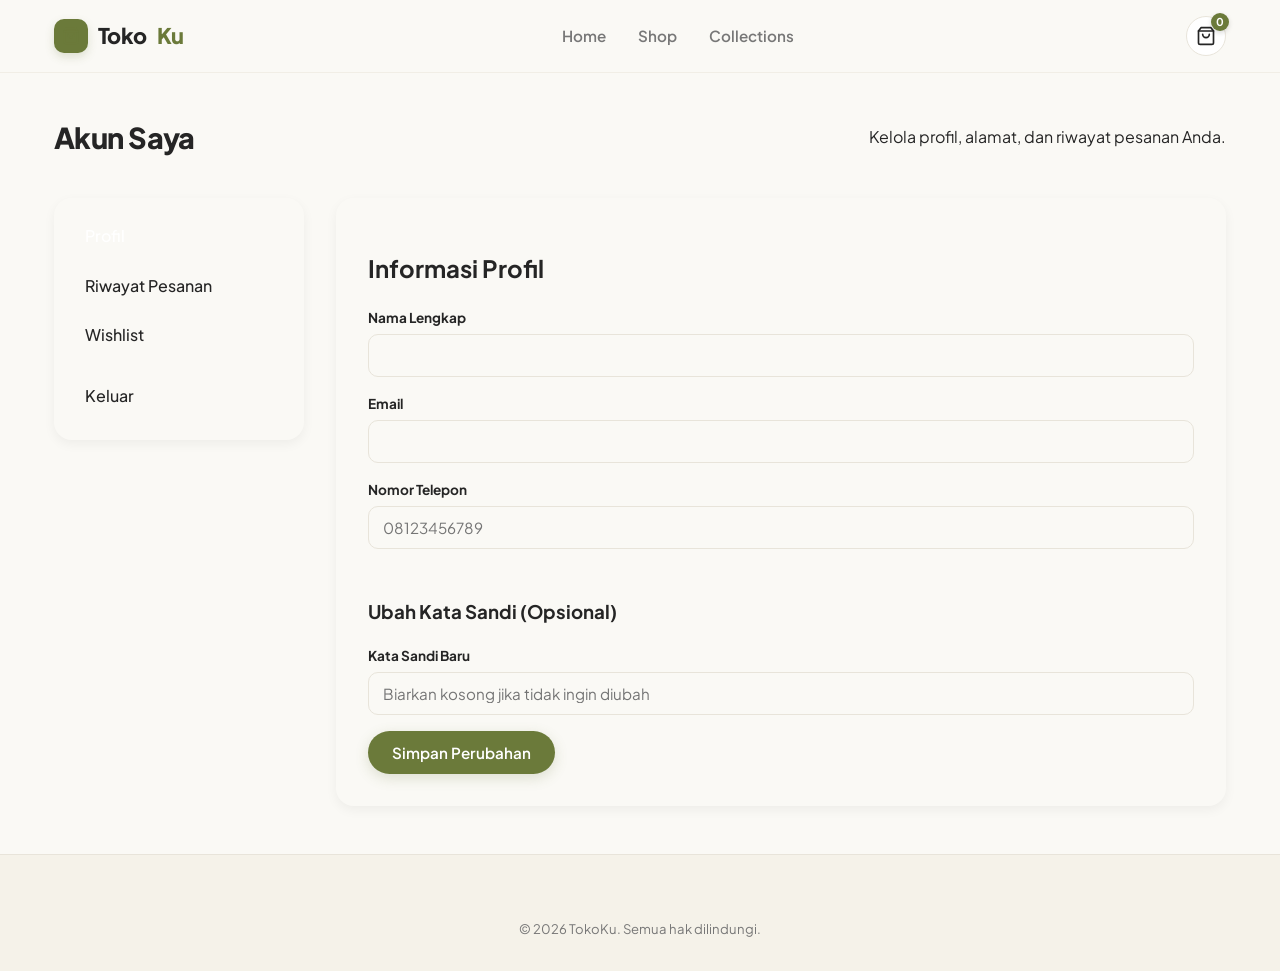
<file: account.html>
<!DOCTYPE html>
<html lang="id">
<head>
  <meta charset="UTF-8">
  <meta name="viewport" content="width=device-width, initial-scale=1.0">
  <title>Akun Saya — TokoKu</title>
  <link rel="preconnect" href="https://fonts.googleapis.com">
  <link rel="preconnect" href="https://fonts.gstatic.com" crossorigin>
  <link href="https://fonts.googleapis.com/css2?family=Plus+Jakarta+Sans:wght@400;500;600;700;800&display=swap" rel="stylesheet">
  <link rel="stylesheet" href="styles.css">
  <style>
    .account-layout {
      display: grid;
      grid-template-columns: 250px 1fr;
      gap: 2rem;
      margin-top: 2rem;
    }
    .account-nav {
      background: var(--bg-card);
      border-radius: var(--radius);
      padding: 1rem;
      box-shadow: 0 4px 12px rgba(0,0,0,0.05);
      border: 1px solid var(--border-color);
      align-self: start;
    }
    .account-nav-item {
      display: block;
      padding: 10px 15px;
      color: var(--text-color);
      text-decoration: none;
      border-radius: 6px;
      margin-bottom: 5px;
      font-weight: 500;
      transition: all 0.2s;
      cursor: pointer;
    }
    .account-nav-item:hover, .account-nav-item.active {
      background: var(--primary);
      color: white;
    }
    .account-content-section {
      display: none;
      background: var(--bg-card);
      border-radius: var(--radius);
      padding: 2rem;
      box-shadow: 0 4px 12px rgba(0,0,0,0.05);
      border: 1px solid var(--border-color);
    }
    .account-content-section.active {
      display: block;
    }
    .order-card {
      border: 1px solid var(--border-color);
      border-radius: var(--radius);
      padding: 1rem;
      margin-bottom: 1rem;
    }
    .order-header {
      display: flex;
      justify-content: space-between;
      border-bottom: 1px solid var(--border-color);
      padding-bottom: 0.5rem;
      margin-bottom: 1rem;
      font-size: 0.9rem;
      color: var(--text-muted);
    }
    .order-item {
      display: flex;
      justify-content: space-between;
      margin-bottom: 0.5rem;
      font-weight: 500;
    }
    .status-badge {
      padding: 4px 8px;
      border-radius: 12px;
      font-size: 0.8rem;
      font-weight: 600;
      background: var(--bg-alt);
      color: var(--text-color);
    }
    @media (max-width: 768px) {
      .account-layout {
        grid-template-columns: 1fr;
      }
    }
  </style>
</head>
<body>

  <header class="site-header">
    <nav class="navbar">
      <div class="navbar-inner">
        <a href="index.html" class="brand">
          <span class="brand-icon">
            <svg viewBox="0 0 24 24" width="18" height="18" fill="none" stroke="currentColor" stroke-width="2.2" stroke-linecap="round" stroke-linejoin="round">
              <path d="M6 2L3 6v14a2 2 0 0 0 2 2h14a2 2 0 0 0 2-2V6l-3-4z"></path>
              <line x1="3" y1="6" x2="21" y2="6"></line>
              <path d="M16 10a4 4 0 0 1-8 0"></path>
            </svg>
          </span>
          Toko<span>Ku</span>
        </a>

        <div class="nav-menu">
          <a href="index.html" class="nav-item">Home</a>
          <a href="index.html#products-section" class="nav-item">Shop</a>
          <a href="index.html#categories-section" class="nav-item">Collections</a>
        </div>

        <div class="nav-actions">
          <div id="authArea" class="auth-area"></div>
          <a href="cart.html" class="nav-icon-btn cart-btn" aria-label="Keranjang Belanja">
            <svg viewBox="0 0 24 24" width="20" height="20" fill="none" stroke="currentColor" stroke-width="2" stroke-linecap="round" stroke-linejoin="round">
              <path d="M6 2L3 6v14a2 2 0 0 0 2 2h14a2 2 0 0 0 2-2V6l-3-4z"></path>
              <line x1="3" y1="6" x2="21" y2="6"></line>
              <path d="M16 10a4 4 0 0 1-8 0"></path>
            </svg>
            <span id="cartCount" class="cart-badge">0</span>
          </a>
        </div>
      </div>
    </nav>
  </header>

  <main class="container">
    <div class="page-header">
      <h1>Akun Saya</h1>
      <p class="subtitle">Kelola profil, alamat, dan riwayat pesanan Anda.</p>
    </div>

    <div class="account-layout">
      <div class="account-nav">
        <a class="account-nav-item active" data-target="profile-sec">Profil</a>
        <a class="account-nav-item" data-target="orders-sec">Riwayat Pesanan</a>
        <a class="account-nav-item" data-target="wishlist-sec">Wishlist</a>
        <a class="account-nav-item" onclick="logoutUser()" style="color: var(--danger); margin-top: 1rem;">Keluar</a>
      </div>

      <div class="account-content">
        <!-- Profile Section -->
        <div id="profile-sec" class="account-content-section active">
          <h2>Informasi Profil</h2>
          <div id="profileError" class="form-error"></div>
          <div id="profileSuccess" style="color:var(--success); margin-bottom:1rem; display:none; font-weight:500;">Profil berhasil diperbarui.</div>
          <form id="profileForm">
            <div class="form-group">
              <label for="profName">Nama Lengkap</label>
              <input type="text" id="profName" required>
            </div>
            <div class="form-group">
              <label for="profEmail">Email</label>
              <input type="email" id="profEmail" readonly style="background:var(--bg-alt); cursor:not-allowed;">
            </div>
            <div class="form-group">
              <label for="profPhone">Nomor Telepon</label>
              <input type="text" id="profPhone" placeholder="08123456789">
            </div>
            <hr style="margin: 1.5rem 0; border: none; border-top: 1px solid var(--border-color);">
            <h3>Ubah Kata Sandi (Opsional)</h3>
            <div class="form-group">
              <label for="profNewPass">Kata Sandi Baru</label>
              <input type="password" id="profNewPass" minlength="6" placeholder="Biarkan kosong jika tidak ingin diubah">
            </div>
            <button type="submit" class="btn btn-primary">Simpan Perubahan</button>
          </form>
        </div>

        <!-- Orders Section -->
        <div id="orders-sec" class="account-content-section">
          <h2>Riwayat Pesanan</h2>
          <div id="ordersContainer">
            <!-- Rendered by JS -->
          </div>
        </div>

        <!-- Wishlist Section -->
        <div id="wishlist-sec" class="account-content-section">
          <h2>Wishlist Saya</h2>
          <div id="wishlistContainer" class="products-grid" style="grid-template-columns: repeat(auto-fill, minmax(200px, 1fr));">
            <!-- Rendered by JS -->
          </div>
          <div id="wishlistEmpty" class="empty-state" style="display:none;">
            <p>Wishlist masih kosong.</p>
          </div>
        </div>

      </div>
    </div>
  </main>

  <footer class="site-footer" style="margin-top: 3rem;">
    <div class="container text-center">
      <p class="copyright">© 2026 TokoKu. Semua hak dilindungi.</p>
    </div>
  </footer>

  <script src="db.js"></script>
  <script src="auth.js"></script>
  <script src="account.js"></script>
</body>
</html>
</file>
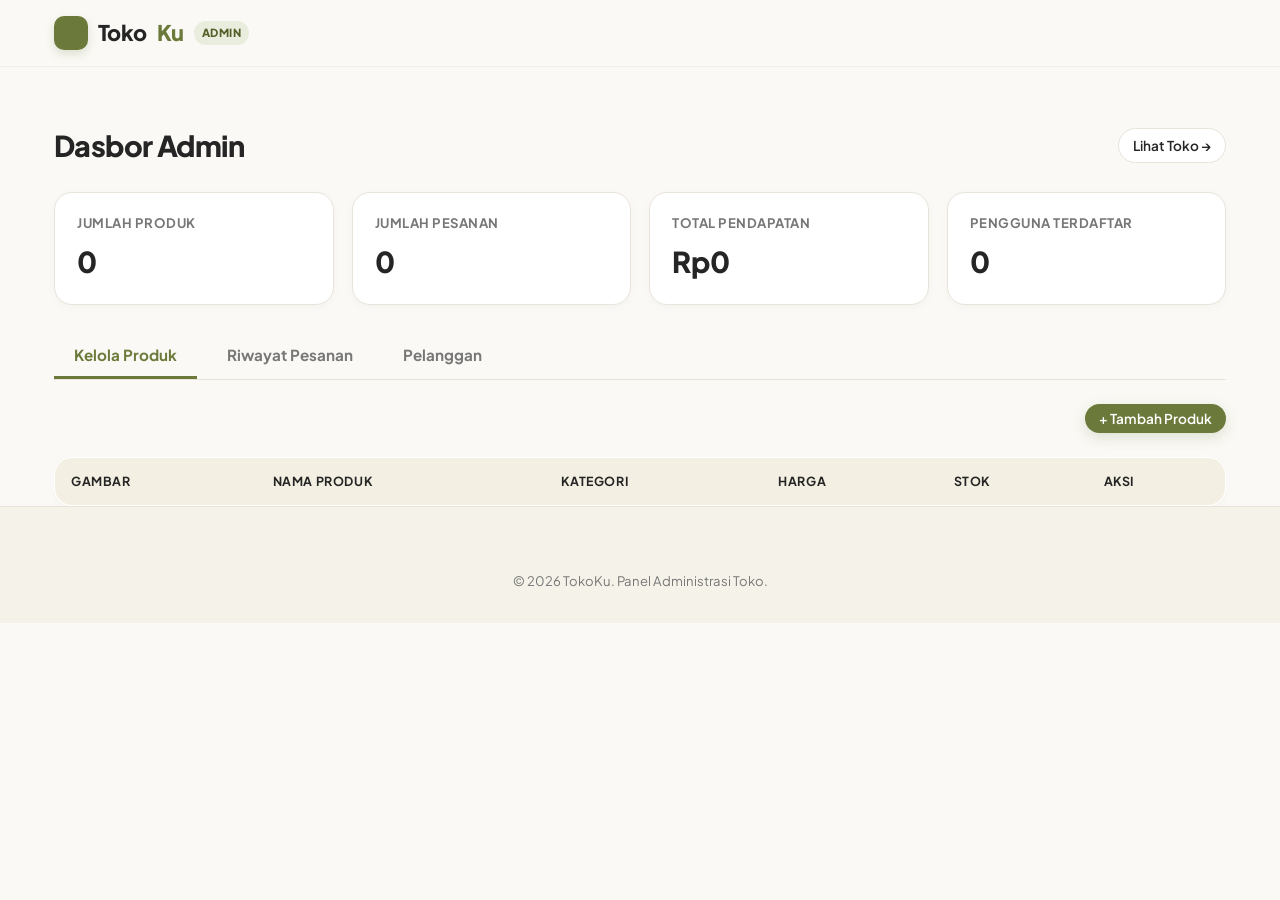
<file: admin.html>
<!DOCTYPE html>
<html lang="id">
<head>
  <meta charset="UTF-8">
  <meta name="viewport" content="width=device-width, initial-scale=1.0">
  <title>Panel Admin — TokoKu</title>
  <link rel="preconnect" href="https://fonts.googleapis.com">
  <link rel="preconnect" href="https://fonts.gstatic.com" crossorigin>
  <link href="https://fonts.googleapis.com/css2?family=Plus+Jakarta+Sans:wght@400;500;600;700;800&display=swap" rel="stylesheet">
  <link rel="stylesheet" href="styles.css">
</head>
<body>

  <header class="site-header">
    <nav class="navbar">
      <div class="navbar-inner">
        <a href="index.html" class="brand">
          <span class="brand-icon">
            <svg viewBox="0 0 24 24" width="18" height="18" fill="none" stroke="currentColor" stroke-width="2.2" stroke-linecap="round" stroke-linejoin="round">
              <path d="M6 2L3 6v14a2 2 0 0 0 2 2h14a2 2 0 0 0 2-2V6l-3-4z"></path>
              <line x1="3" y1="6" x2="21" y2="6"></line>
              <path d="M16 10a4 4 0 0 1-8 0"></path>
            </svg>
          </span>
          Toko<span>Ku</span>
          <span style="font-size:0.7rem; font-weight:800; background:var(--color-primary-soft); color:var(--color-primary-dark); padding:3px 8px; border-radius:999px; letter-spacing:0.04em;">ADMIN</span>
        </a>
        <div class="nav-actions">
          <div id="authArea" class="auth-area"></div>
        </div>
      </div>
    </nav>
  </header>

  <main class="container" style="padding-top:20px;">
    <div class="page-header">
      <h1>Dasbor Admin</h1>
      <a href="index.html" class="btn btn-secondary btn-sm">Lihat Toko →</a>
    </div>

    <!-- Stats Cards -->
    <div class="admin-stats">
      <div class="stat-card">
        <div class="stat-label">Jumlah Produk</div>
        <div class="stat-value" id="statProducts">0</div>
      </div>
      <div class="stat-card">
        <div class="stat-label">Jumlah Pesanan</div>
        <div class="stat-value" id="statOrders">0</div>
      </div>
      <div class="stat-card">
        <div class="stat-label">Total Pendapatan</div>
        <div class="stat-value" id="statRevenue">Rp0</div>
      </div>
      <div class="stat-card">
        <div class="stat-label">Pengguna Terdaftar</div>
        <div class="stat-value" id="statUsers">0</div>
      </div>
    </div>

    <!-- Tabs -->
    <div class="admin-tabs">
      <button class="admin-tab active" data-tab="products">Kelola Produk</button>
      <button class="admin-tab" data-tab="orders">Riwayat Pesanan</button>
      <button class="admin-tab" data-tab="users">Pelanggan</button>
    </div>

    <!-- PRODUCTS TAB -->
    <div id="tabProducts">
      <div class="page-header" style="margin-top:0;">
        <div></div>
        <button class="btn btn-primary btn-sm" id="addProductBtn">+ Tambah Produk</button>
      </div>
      <div style="overflow-x:auto;">
        <table class="admin-table">
          <thead>
            <tr>
              <th>Gambar</th>
              <th>Nama Produk</th>
              <th>Kategori</th>
              <th>Harga</th>
              <th>Stok</th>
              <th>Aksi</th>
            </tr>
          </thead>
          <tbody id="productsTableBody"></tbody>
        </table>
      </div>
    </div>

    <!-- ORDERS TAB -->
    <div id="tabOrders" style="display:none;">
      <div style="overflow-x:auto;">
        <table class="admin-table">
          <thead>
            <tr>
              <th>Nomor Pesanan</th>
              <th>Pelanggan</th>
              <th>Produk</th>
              <th>Total</th>
              <th>Tanggal</th>
              <th>Status</th>
              <th>Aksi</th>
            </tr>
          </thead>
          <tbody id="ordersTableBody"></tbody>
        </table>
      </div>
    </div>

    <!-- USERS TAB -->
    <div id="tabUsers" style="display:none;">
      <div style="overflow-x:auto;">
        <table class="admin-table">
          <thead>
            <tr>
              <th>ID</th>
              <th>Nama</th>
              <th>Email</th>
              <th>Telepon</th>
              <th>Peran</th>
              <th>Tanggal Daftar</th>
            </tr>
          </thead>
          <tbody id="usersTableBody"></tbody>
        </table>
      </div>
    </div>
  </main>

  <!-- Product Modal -->
  <div class="modal-overlay" id="productModal">
    <div class="modal-box">
      <h3 id="modalTitle">Tambah Produk</h3>
      <div id="modalError" class="form-error"></div>
      <form id="productForm">
        <input type="hidden" id="productId">
        <div class="form-group">
          <label for="prodName">Nama Produk</label>
          <input type="text" id="prodName" required placeholder="Contoh: Sepatu Lari Minimal">
        </div>
        <div class="form-group">
          <label for="prodCategory">Kategori</label>
          <input type="text" id="prodCategory" required placeholder="Elektronik, Fashion, dsb.">
        </div>
        <div class="form-row">
          <div class="form-group">
            <label for="prodPrice">Harga ($)</label>
            <input type="number" id="prodPrice" step="0.01" min="0" required placeholder="49.99">
          </div>
          <div class="form-group">
            <label for="prodStock">Stok</label>
            <input type="number" id="prodStock" min="0" required placeholder="20">
          </div>
        </div>
        <div class="form-group">
          <label for="prodImage">URL Gambar</label>
          <input type="url" id="prodImage" required placeholder="https://images.unsplash.com/...">
        </div>
        <div class="form-group">
          <label for="prodDesc">Deskripsi</label>
          <textarea id="prodDesc" rows="3" placeholder="Deskripsi singkat produk..."></textarea>
        </div>
        <div class="modal-footer">
          <button type="button" class="btn btn-secondary btn-sm" id="cancelModalBtn">Batal</button>
          <button type="submit" class="btn btn-primary btn-sm">Simpan Produk</button>
        </div>
      </form>
    </div>
  </div>

  <!-- Delete Modal -->
  <div class="modal-overlay" id="deleteModal">
    <div class="modal-box" style="max-width:380px;">
      <h3>Hapus Produk?</h3>
      <p style="color:var(--color-text-muted); font-size:0.92rem;">
        Produk ini akan dihapus secara permanen dari katalog toko.
      </p>
      <div class="modal-footer">
        <button type="button" class="btn btn-secondary btn-sm" id="cancelDeleteBtn">Batal</button>
        <button type="button" class="btn btn-danger btn-sm" id="confirmDeleteBtn">Ya, Hapus</button>
      </div>
    </div>
  </div>

  <footer class="site-footer">
    <div class="container text-center">
      <p class="copyright">© 2026 TokoKu. Panel Administrasi Toko.</p>
    </div>
  </footer>

  <script src="db.js"></script>
  <script src="auth.js"></script>
  <script src="admin.js"></script>
</body>
</html>
</file>
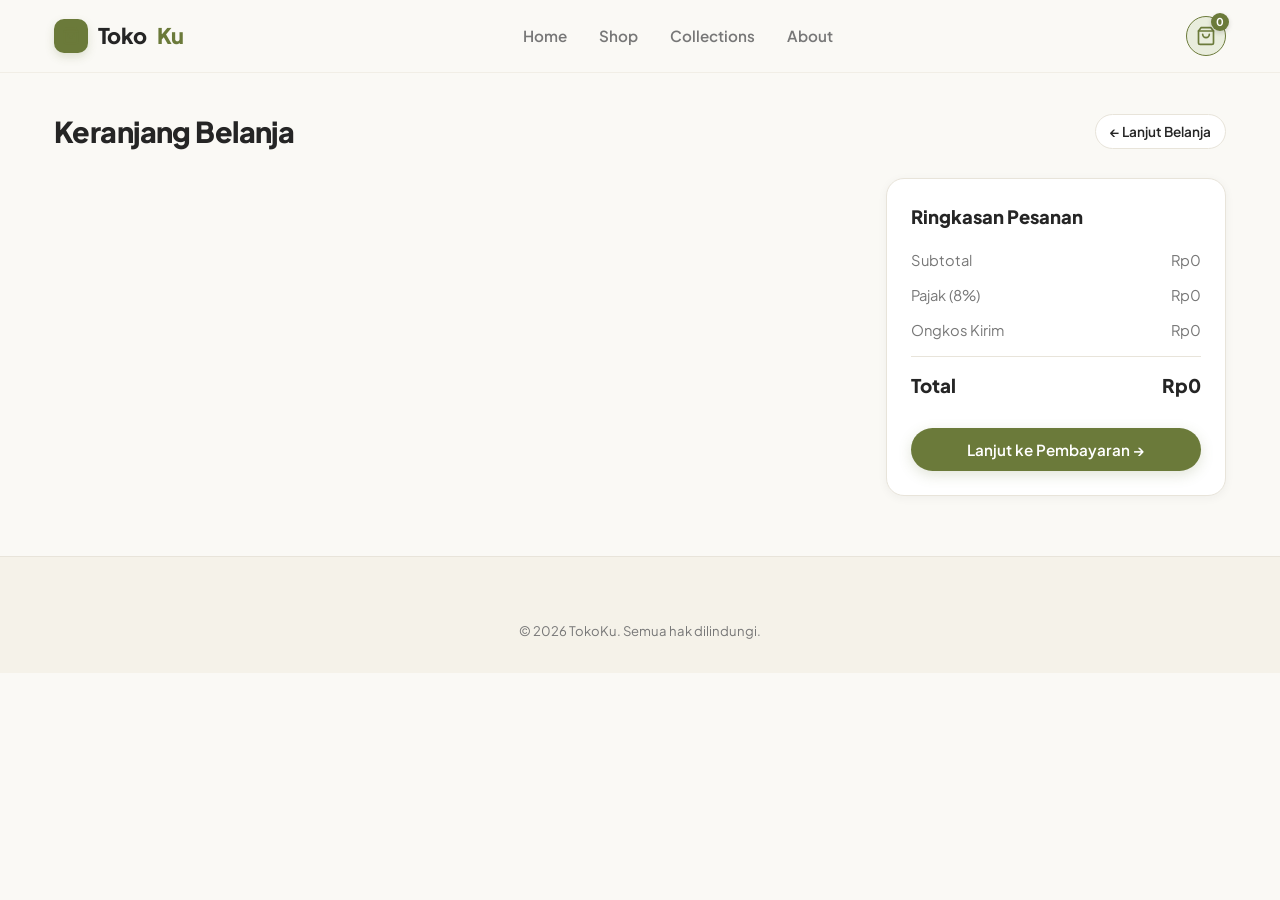
<file: cart.html>
<!DOCTYPE html>
<html lang="id">
<head>
  <meta charset="UTF-8">
  <meta name="viewport" content="width=device-width, initial-scale=1.0">
  <title>Keranjang Belanja — TokoKu</title>
  <link rel="preconnect" href="https://fonts.googleapis.com">
  <link rel="preconnect" href="https://fonts.gstatic.com" crossorigin>
  <link href="https://fonts.googleapis.com/css2?family=Plus+Jakarta+Sans:wght@400;500;600;700;800&display=swap" rel="stylesheet">
  <link rel="stylesheet" href="styles.css">
</head>
<body>

  <header class="site-header">
    <nav class="navbar">
      <div class="navbar-inner">
        <a href="index.html" class="brand">
          <span class="brand-icon">
            <svg viewBox="0 0 24 24" width="18" height="18" fill="none" stroke="currentColor" stroke-width="2.2" stroke-linecap="round" stroke-linejoin="round">
              <path d="M6 2L3 6v14a2 2 0 0 0 2 2h14a2 2 0 0 0 2-2V6l-3-4z"></path>
              <line x1="3" y1="6" x2="21" y2="6"></line>
              <path d="M16 10a4 4 0 0 1-8 0"></path>
            </svg>
          </span>
          Toko<span>Ku</span>
        </a>

        <div class="nav-menu">
          <a href="index.html" class="nav-item">Home</a>
          <a href="index.html#products-section" class="nav-item">Shop</a>
          <a href="index.html#categories-section" class="nav-item">Collections</a>
          <a href="index.html#about-section" class="nav-item">About</a>
        </div>

        <div class="nav-actions">
          <div id="authArea" class="auth-area"></div>
          <a href="cart.html" class="nav-icon-btn cart-btn active" aria-label="Keranjang Belanja">
            <svg viewBox="0 0 24 24" width="20" height="20" fill="none" stroke="currentColor" stroke-width="2" stroke-linecap="round" stroke-linejoin="round">
              <path d="M6 2L3 6v14a2 2 0 0 0 2 2h14a2 2 0 0 0 2-2V6l-3-4z"></path>
              <line x1="3" y1="6" x2="21" y2="6"></line>
              <path d="M16 10a4 4 0 0 1-8 0"></path>
            </svg>
            <span id="cartCount" class="cart-badge">0</span>
          </a>
        </div>
      </div>
    </nav>
  </header>

  <main class="container">
    <div class="page-header">
      <h1>Keranjang Belanja</h1>
      <a href="index.html" class="btn btn-secondary btn-sm">← Lanjut Belanja</a>
    </div>

    <div id="cartLayout" class="cart-layout">
      <div id="cartItemsList"></div>

      <div class="summary-card">
        <h3>Ringkasan Pesanan</h3>
        <div class="summary-row"><span>Subtotal</span><span id="sumSubtotal">Rp0</span></div>
        <div class="summary-row"><span>Pajak (8%)</span><span id="sumTax">Rp0</span></div>
        <div class="summary-row"><span>Ongkos Kirim</span><span id="sumShipping">Rp0</span></div>
        <div class="summary-row total"><span>Total</span><span id="sumTotal">Rp0</span></div>
        <button id="checkoutBtn" class="btn btn-primary btn-block" style="margin-top:16px;">
          Lanjut ke Pembayaran →
        </button>
      </div>
    </div>

    <div id="emptyCart" class="empty-state" style="display:none;">
      <div class="empty-state-icon">🛒</div>
      <h3>Keranjangmu masih kosong</h3>
      <p>Pilih produk yang kamu suka untuk mulai berbelanja.</p>
      <a href="index.html" class="btn btn-primary" style="margin-top:10px;">Mulai Belanja</a>
    </div>
  </main>

  <footer class="site-footer">
    <div class="container text-center">
      <p class="copyright">© 2026 TokoKu. Semua hak dilindungi.</p>
    </div>
  </footer>

  <script src="db.js"></script>
  <script src="auth.js"></script>
  <script src="cart.js"></script>
</body>
</html>
</file>
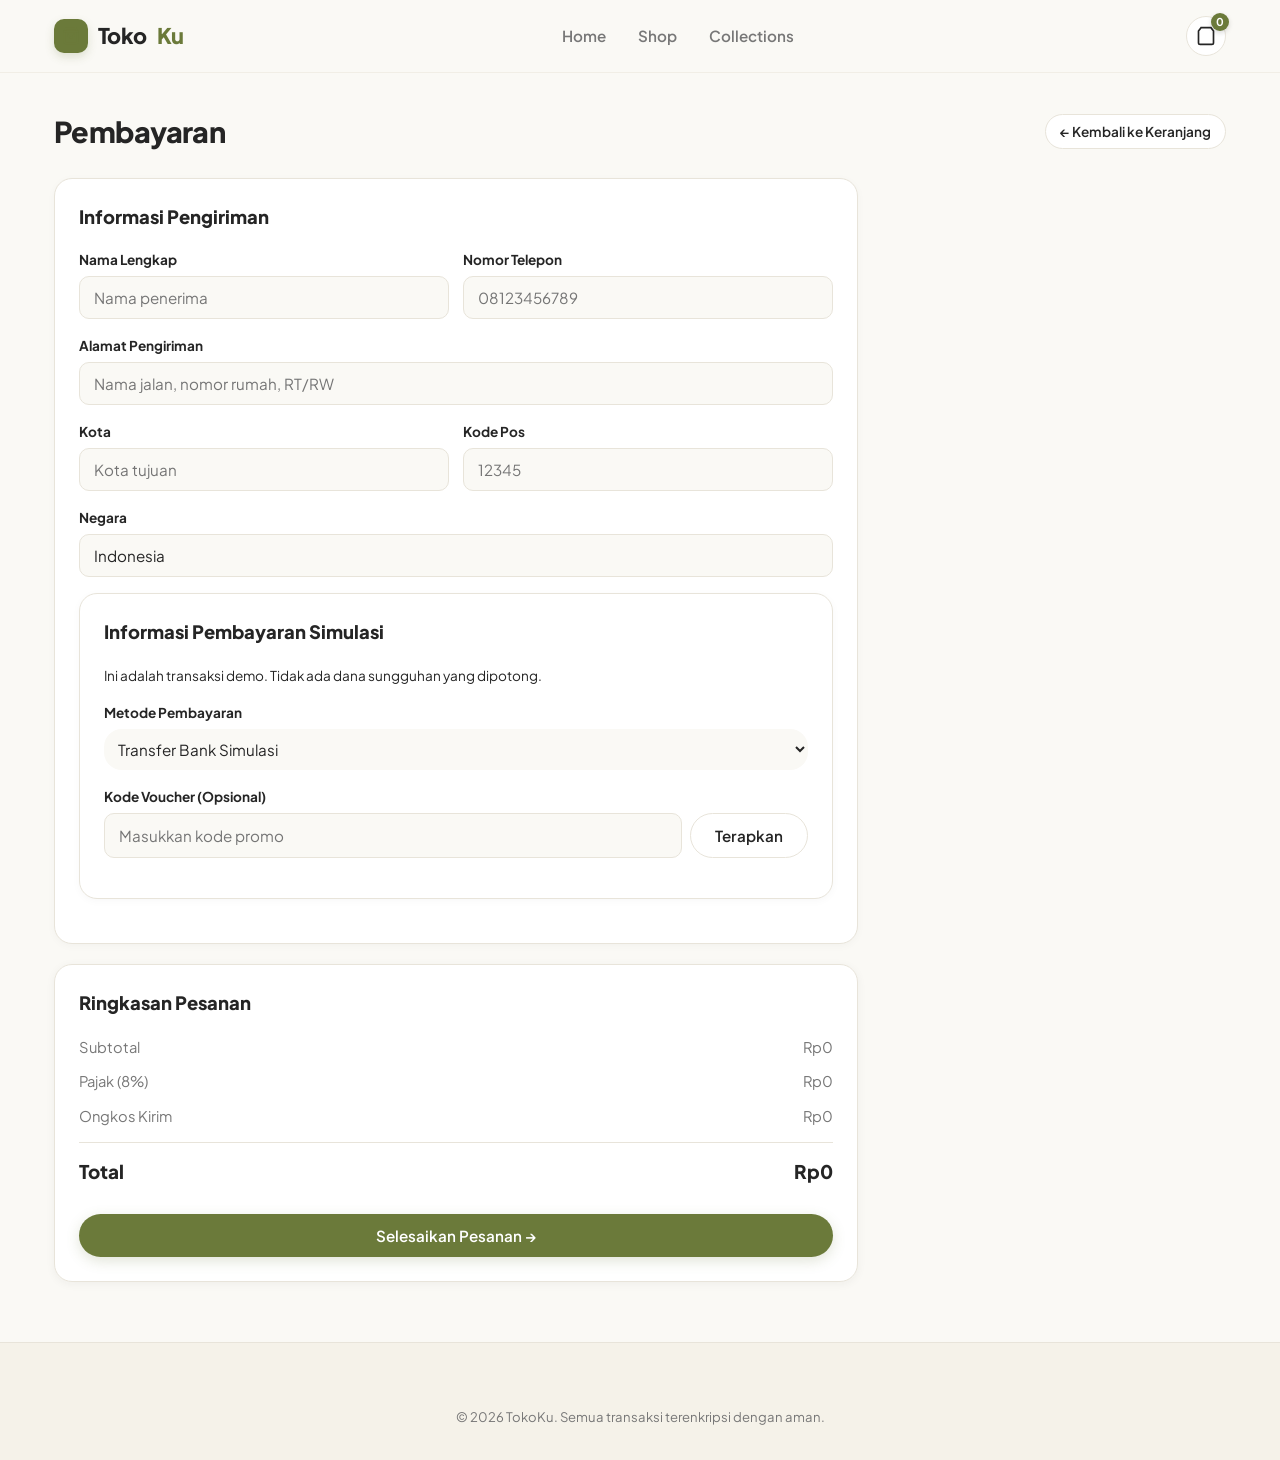
<file: checkout.html>
<!DOCTYPE html>
<html lang="id">
<head>
  <meta charset="UTF-8">
  <meta name="viewport" content="width=device-width, initial-scale=1.0">
  <title>Pembayaran — TokoKu</title>
  <link rel="preconnect" href="https://fonts.googleapis.com">
  <link rel="preconnect" href="https://fonts.gstatic.com" crossorigin>
  <link href="https://fonts.googleapis.com/css2?family=Plus+Jakarta+Sans:wght@400;500;600;700;800&display=swap" rel="stylesheet">
  <link rel="stylesheet" href="styles.css">
</head>
<body>

  <header class="site-header">
    <nav class="navbar">
      <div class="navbar-inner">
        <a href="index.html" class="brand">
          <span class="brand-icon">
            <svg viewBox="0 0 24 24" width="18" height="18" fill="none" stroke="currentColor" stroke-width="2.2" stroke-linecap="round" stroke-linejoin="round">
              <path d="M6 2L3 6v14a2 2 0 0 0 2 2h14a2 2 0 0 0 2-2V6l-3-4z"></path>
              <line x1="3" y1="6" x2="21" y2="6"></line>
              <path d="M16 10a4 4 0 0 1-8 0"></path>
            </svg>
          </span>
          Toko<span>Ku</span>
        </a>

        <div class="nav-menu">
          <a href="index.html" class="nav-item">Home</a>
          <a href="index.html#products-section" class="nav-item">Shop</a>
          <a href="index.html#categories-section" class="nav-item">Collections</a>
        </div>

        <div class="nav-actions">
          <div id="authArea" class="auth-area"></div>
          <a href="cart.html" class="nav-icon-btn cart-btn" aria-label="Keranjang Belanja">
            <svg viewBox="0 0 24 24" width="20" height="20" fill="none" stroke="currentColor" stroke-width="2">
              <path d="M6 2L3 6v14a2 2 0 0 0 2 2h14a2 2 0 0 0 2-2V6l-3-4z"></path>
            </svg>
            <span id="cartCount" class="cart-badge">0</span>
          </a>
        </div>
      </div>
    </nav>
  </header>

  <main class="container">
    <div class="page-header">
      <h1>Pembayaran</h1>
      <a href="cart.html" class="btn btn-secondary btn-sm">← Kembali ke Keranjang</a>
    </div>

    <form id="checkoutForm">
      <div class="checkout-layout">
        <div>
          <!-- Shipping section -->
          <div class="checkout-section">
            <h3>Informasi Pengiriman</h3>
            <div class="form-group">
            <div class="form-row">
              <div class="form-group">
                <label for="fullName">Nama Lengkap</label>
                <input type="text" id="fullName" required placeholder="Nama penerima">
              </div>
              <div class="form-group">
                <label for="phone">Nomor Telepon</label>
                <input type="text" id="phone" required placeholder="08123456789">
              </div>
            </div>
            <div class="form-group">
              <label for="address">Alamat Pengiriman</label>
              <input type="text" id="address" required placeholder="Nama jalan, nomor rumah, RT/RW">
            </div>
            <div class="form-row">
              <div class="form-group">
                <label for="city">Kota</label>
                <input type="text" id="city" required placeholder="Kota tujuan">
              </div>
              <div class="form-group">
                <label for="zip">Kode Pos</label>
                <input type="text" id="zip" required placeholder="12345">
              </div>
            </div>
            <div class="form-group">
              <label for="country">Negara</label>
              <input type="text" id="country" required value="Indonesia">
            </div>
          </div>

          <!-- Payment section -->
          <div class="checkout-section">
            <h3>Informasi Pembayaran Simulasi</h3>
            <p style="font-size: 0.85rem; color: var(--text-muted); margin-bottom: 1rem;">Ini adalah transaksi demo. Tidak ada dana sungguhan yang dipotong.</p>
            <div id="paymentError" class="form-error"></div>
            
            <div class="form-group">
              <label for="paymentMethod">Metode Pembayaran</label>
              <select id="paymentMethod" required style="width: 100%; padding: 10px; border: 1px solid var(--border-color); border-radius: var(--radius); font-family: inherit;">
                <option value="transfer">Transfer Bank Simulasi</option>
                <option value="qris">QRIS Simulasi</option>
                <option value="ewallet">E-Wallet Simulasi</option>
                <option value="cod">Cash on Delivery (COD)</option>
              </select>
            </div>
            
            <div class="form-group" style="margin-top: 1rem;">
              <label for="voucherCode">Kode Voucher (Opsional)</label>
              <div style="display: flex; gap: 8px;">
                <input type="text" id="voucherCode" placeholder="Masukkan kode promo">
                <button type="button" id="applyVoucherBtn" class="btn btn-secondary">Terapkan</button>
              </div>
              <div id="voucherMessage" style="font-size: 0.85rem; margin-top: 4px;"></div>
            </div>
          </div>
        </div>

        <!-- Summary -->
        <div class="summary-card">
          <h3>Ringkasan Pesanan</h3>
          <div id="miniOrderItems"></div>
          <div class="summary-row"><span>Subtotal</span><span id="sumSubtotal">Rp0</span></div>
          <div class="summary-row"><span>Pajak (8%)</span><span id="sumTax">Rp0</span></div>
          <div class="summary-row"><span>Ongkos Kirim</span><span id="sumShipping">Rp0</span></div>
          <div class="summary-row total"><span>Total</span><span id="sumTotal">Rp0</span></div>
          <button type="submit" id="placeOrderBtn" class="btn btn-primary btn-block" style="margin-top:16px;">
            Selesaikan Pesanan →
          </button>
        </div>
      </div>
    </form>
  </main>

  <footer class="site-footer">
    <div class="container text-center">
      <p class="copyright">© 2026 TokoKu. Semua transaksi terenkripsi dengan aman.</p>
    </div>
  </footer>

  <script src="db.js"></script>
  <script src="auth.js"></script>
  <script src="checkout.js"></script>
</body>
</html>
</file>
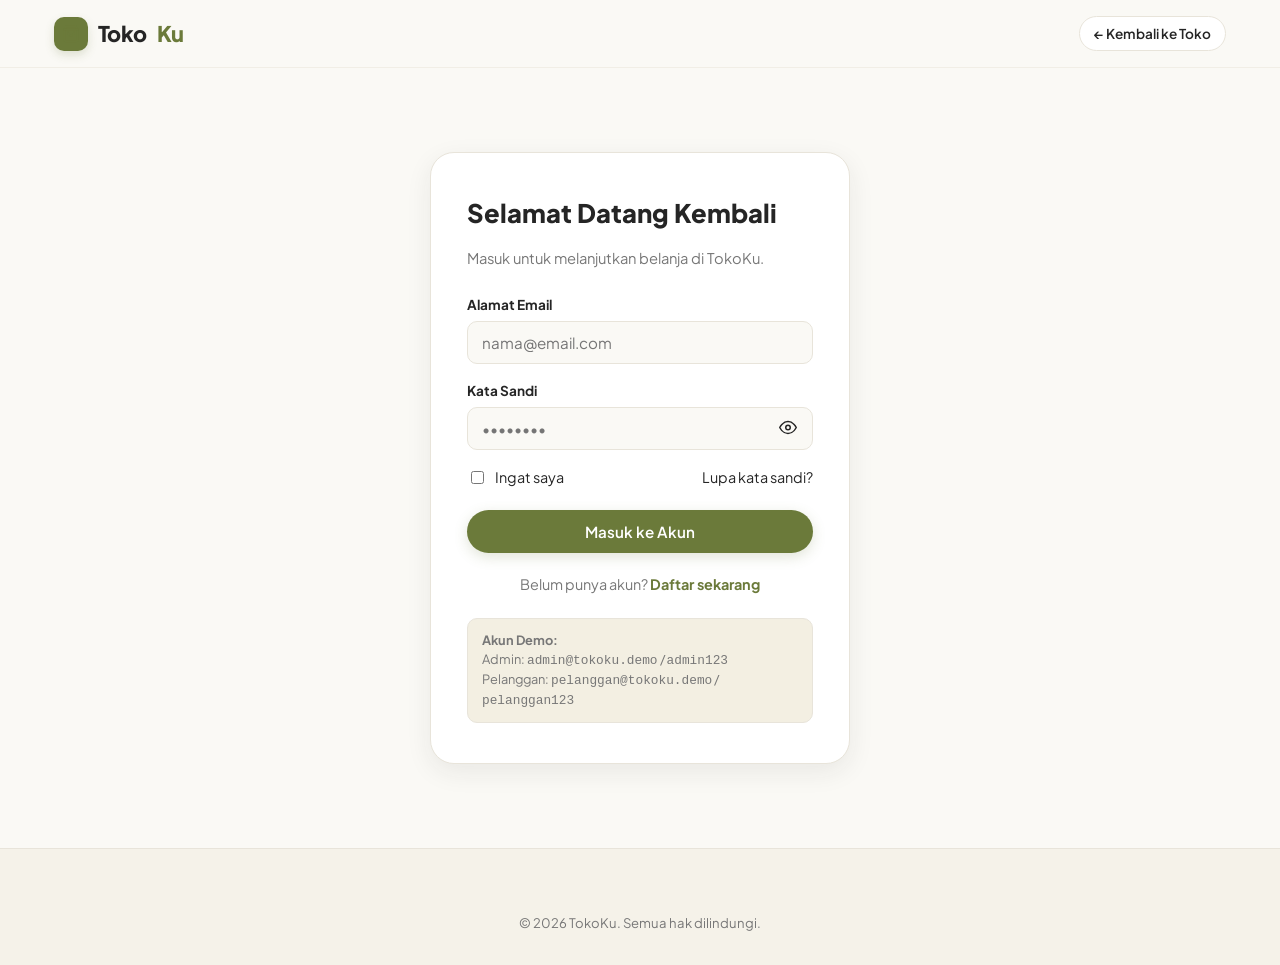
<file: login.html>
<!DOCTYPE html>
<html lang="id">
<head>
  <meta charset="UTF-8">
  <meta name="viewport" content="width=device-width, initial-scale=1.0">
  <title>Masuk — TokoKu</title>
  <link rel="preconnect" href="https://fonts.googleapis.com">
  <link rel="preconnect" href="https://fonts.gstatic.com" crossorigin>
  <link href="https://fonts.googleapis.com/css2?family=Plus+Jakarta+Sans:wght@400;500;600;700;800&display=swap" rel="stylesheet">
  <link rel="stylesheet" href="styles.css">
</head>
<body>

  <header class="site-header">
    <nav class="navbar">
      <div class="navbar-inner">
        <a href="index.html" class="brand">
          <span class="brand-icon">
            <svg viewBox="0 0 24 24" width="18" height="18" fill="none" stroke="currentColor" stroke-width="2.2" stroke-linecap="round" stroke-linejoin="round">
              <path d="M6 2L3 6v14a2 2 0 0 0 2 2h14a2 2 0 0 0 2-2V6l-3-4z"></path>
              <line x1="3" y1="6" x2="21" y2="6"></line>
              <path d="M16 10a4 4 0 0 1-8 0"></path>
            </svg>
          </span>
          Toko<span>Ku</span>
        </a>
        <div class="nav-actions">
          <a href="index.html" class="btn btn-secondary btn-sm">← Kembali ke Toko</a>
        </div>
      </div>
    </nav>
  </header>

  <div class="auth-wrap">
    <div class="auth-card">
      <h2>Selamat Datang Kembali</h2>
      <p class="subtitle">Masuk untuk melanjutkan belanja di TokoKu.</p>

      <div id="formError" class="form-error"></div>

      <form id="loginForm">
        <div class="form-group">
          <label for="email">Alamat Email</label>
          <input type="email" id="email" required placeholder="nama@email.com">
        </div>
        <div class="form-group">
          <label for="password">Kata Sandi</label>
          <div class="password-input-wrap" style="position: relative;">
            <input type="password" id="password" required placeholder="••••••••" style="padding-right: 40px; width: 100%; box-sizing: border-box;">
            <button type="button" id="togglePassword" aria-label="Tampilkan password" style="position: absolute; right: 10px; top: 50%; transform: translateY(-50%); background: none; border: none; cursor: pointer; color: var(--text-muted);">
              <svg viewBox="0 0 24 24" width="18" height="18" fill="none" stroke="currentColor" stroke-width="2" stroke-linecap="round" stroke-linejoin="round">
                <path d="M1 12s4-8 11-8 11 8 11 8-4 8-11 8-11-8-11-8z"></path>
                <circle cx="12" cy="12" r="3"></circle>
              </svg>
            </button>
          </div>
        </div>
        <div class="form-options" style="display: flex; justify-content: space-between; margin-bottom: 1rem; font-size: 0.9rem;">
          <label style="display: flex; align-items: center; gap: 0.5rem; cursor: pointer; color: var(--text-muted);">
            <input type="checkbox" id="rememberMe"> Ingat saya
          </label>
          <a href="#" id="forgotPasswordLink" style="color: var(--primary);">Lupa kata sandi?</a>
        </div>
        <button type="submit" id="loginBtn" class="btn btn-primary btn-block" style="margin-top:6px;">
          <span id="loginBtnText">Masuk ke Akun</span>
          <span id="loginSpinner" style="display: none;">⏳ Loading...</span>
        </button>
      </form>

      <p class="auth-switch">Belum punya akun? <a href="register.html">Daftar sekarang</a></p>

      <div class="demo-hint">
        <strong>Akun Demo:</strong><br>
        Admin: <code>admin@tokoku.demo</code> / <code>admin123</code><br>
        Pelanggan: <code>pelanggan@tokoku.demo</code> / <code>pelanggan123</code>
      </div>
    </div>
  </div>

  <footer class="site-footer">
    <div class="container text-center">
      <p class="copyright">© 2026 TokoKu. Semua hak dilindungi.</p>
    </div>
  </footer>

  <script src="db.js"></script>
  <script src="auth.js"></script>
  <script>
    redirectIfLoggedIn(sessionStorage.getItem('checkoutProductId') ? 'checkout.html' : 'index.html');

    const togglePassword = document.getElementById('togglePassword');
    const passwordInput = document.getElementById('password');
    if (togglePassword && passwordInput) {
      togglePassword.addEventListener('click', () => {
        const type = passwordInput.getAttribute('type') === 'password' ? 'text' : 'password';
        passwordInput.setAttribute('type', type);
      });
    }

    const forgotPasswordLink = document.getElementById('forgotPasswordLink');
    if (forgotPasswordLink) {
      forgotPasswordLink.addEventListener('click', (e) => {
        e.preventDefault();
        alert('Fitur lupa kata sandi adalah simulasi. Silakan hubungi administrator demo.');
      });
    }

    document.getElementById('loginForm').addEventListener('submit', (e) => {
      e.preventDefault();
      const email = document.getElementById('email').value.trim();
      const password = document.getElementById('password').value;
      const errorBox = document.getElementById('formError');
      const loginBtnText = document.getElementById('loginBtnText');
      const loginSpinner = document.getElementById('loginSpinner');
      const loginBtn = document.getElementById('loginBtn');
      const rememberMe = document.getElementById('rememberMe').checked;

      errorBox.classList.remove('show');
      loginBtn.disabled = true;
      loginBtnText.style.display = 'none';
      loginSpinner.style.display = 'inline-block';

      // Simulasi loading
      setTimeout(() => {
        const user = UserDB.verifyCredentials(email, password);
        if (!user) {
          errorBox.textContent = 'Email atau kata sandi salah.';
          errorBox.classList.add('show');
          loginBtn.disabled = false;
          loginBtnText.style.display = 'inline-block';
          loginSpinner.style.display = 'none';
          return;
        }

        SessionDB.login(user);
        if (rememberMe) {
          localStorage.setItem('tokoku_remember_me', email);
        } else {
          localStorage.removeItem('tokoku_remember_me');
        }

        window.location.href = sessionStorage.getItem('checkoutProductId')
          ? 'checkout.html'
          : user.role === 'admin' ? 'admin.html' : 'index.html';
      }, 800);
    });

    // Isi email jika "Ingat saya" pernah dicentang
    window.addEventListener('DOMContentLoaded', () => {
      const savedEmail = localStorage.getItem('tokoku_remember_me');
      if (savedEmail) {
        document.getElementById('email').value = savedEmail;
        document.getElementById('rememberMe').checked = true;
      }
    });
  </script>
</body>
</html>
</file>
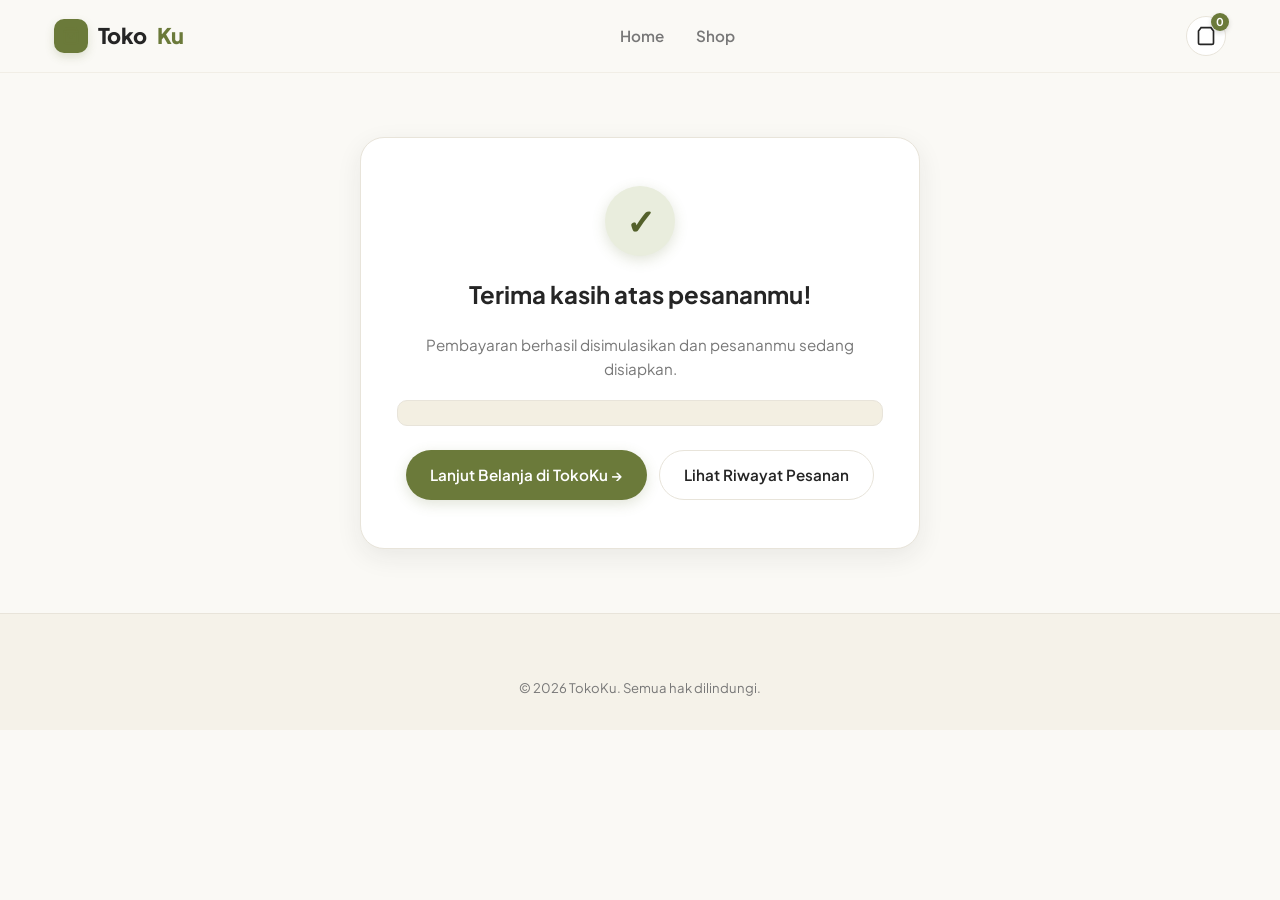
<file: order-confirmation.html>
<!DOCTYPE html>
<html lang="id">
<head>
  <meta charset="UTF-8">
  <meta name="viewport" content="width=device-width, initial-scale=1.0">
  <title>Pesanan Berhasil — TokoKu</title>
  <link rel="preconnect" href="https://fonts.googleapis.com">
  <link rel="preconnect" href="https://fonts.gstatic.com" crossorigin>
  <link href="https://fonts.googleapis.com/css2?family=Plus+Jakarta+Sans:wght@400;500;600;700;800&display=swap" rel="stylesheet">
  <link rel="stylesheet" href="styles.css">
</head>
<body>

  <header class="site-header">
    <nav class="navbar">
      <div class="navbar-inner">
        <a href="index.html" class="brand">
          <span class="brand-icon">
            <svg viewBox="0 0 24 24" width="18" height="18" fill="none" stroke="currentColor" stroke-width="2.2" stroke-linecap="round" stroke-linejoin="round">
              <path d="M6 2L3 6v14a2 2 0 0 0 2 2h14a2 2 0 0 0 2-2V6l-3-4z"></path>
              <line x1="3" y1="6" x2="21" y2="6"></line>
              <path d="M16 10a4 4 0 0 1-8 0"></path>
            </svg>
          </span>
          Toko<span>Ku</span>
        </a>

        <div class="nav-menu">
          <a href="index.html" class="nav-item">Home</a>
          <a href="index.html#products-section" class="nav-item">Shop</a>
        </div>

        <div class="nav-actions">
          <div id="authArea" class="auth-area"></div>
          <a href="cart.html" class="nav-icon-btn cart-btn">
            <svg viewBox="0 0 24 24" width="20" height="20" fill="none" stroke="currentColor" stroke-width="2">
              <path d="M6 2L3 6v14a2 2 0 0 0 2 2h14a2 2 0 0 0 2-2V6l-3-4z"></path>
            </svg>
            <span id="cartCount" class="cart-badge">0</span>
          </a>
        </div>
      </div>
    </nav>
  </header>

  <main class="container">
    <div class="confirm-wrap">
      <div class="confirm-icon">✓</div>
      <h2>Terima kasih atas pesananmu!</h2>
      <p id="confirmMessage" style="color:var(--color-text-muted); font-size:0.95rem;">
        Pembayaran berhasil disimulasikan dan pesananmu sedang disiapkan.
      </p>
      <div class="order-id-box" id="orderIdBox"></div>
      <div id="orderItemsSummary" style="text-align:left; margin: 24px 0;"></div>
      <div style="display:flex; justify-content:center; gap:12px; flex-wrap:wrap;">
        <a href="index.html" class="btn btn-primary">Lanjut Belanja di TokoKu →</a>
        <a href="account.html" class="btn btn-secondary">Lihat Riwayat Pesanan</a>
      </div>
    </div>
  </main>

  <footer class="site-footer">
    <div class="container text-center">
      <p class="copyright">© 2026 TokoKu. Semua hak dilindungi.</p>
    </div>
  </footer>

  <script src="db.js"></script>
  <script src="auth.js"></script>
  <script>
    document.addEventListener('DOMContentLoaded', () => {
      const user = requireLogin('login.html');
      if (!user) return;
      renderNavbar();

      const orderId = sessionStorage.getItem('lastOrderId');
      if (!orderId) {
        document.getElementById('orderIdBox').textContent = 'Pesanan terbaru tidak ditemukan.';
        return;
      }

      const order = OrderDB.getAll().find(o => o.id === orderId);
      if (!order) {
        document.getElementById('orderIdBox').textContent = 'Pesanan tidak ditemukan.';
        return;
      }

      document.getElementById('orderIdBox').textContent = `Nomor Pesanan: ${order.id}`;

      const itemsHTML = order.items.map(i => `
        <div class="mini-order-item">
          <span>${escapeHTML(i.name)} × ${i.qty}</span>
          <span>${formatPrice(i.price * i.qty)}</span>
        </div>
      `).join('');

      document.getElementById('orderItemsSummary').innerHTML = `
        ${itemsHTML}
        <div class="summary-row total"><span>Total Dibayar</span><span>${formatPrice(order.total)}</span></div>
      `;
    });
  </script>
</body>
</html>
</file>
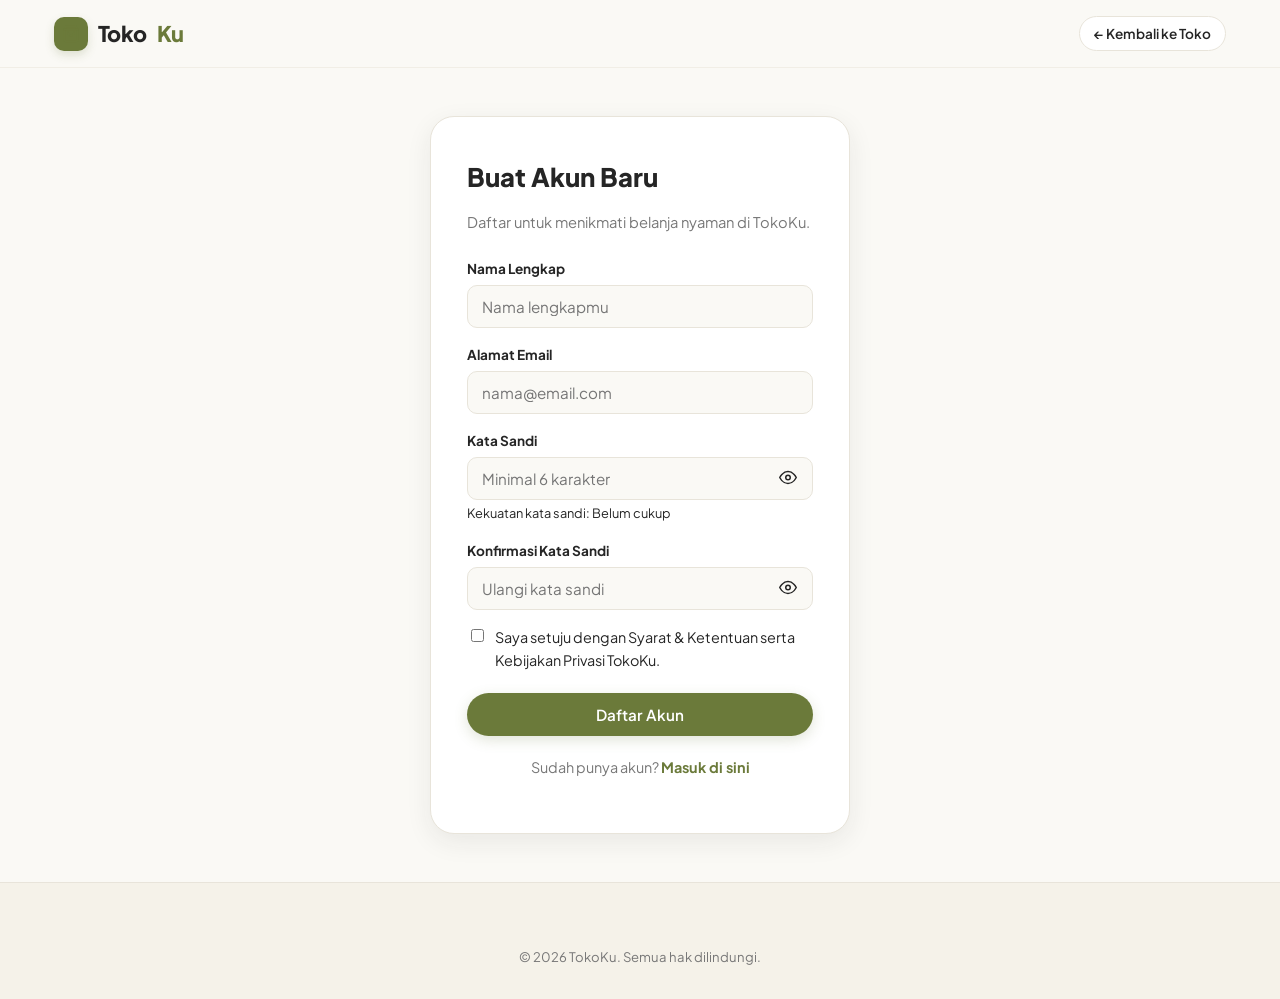
<file: register.html>
<!DOCTYPE html>
<html lang="id">
<head>
  <meta charset="UTF-8">
  <meta name="viewport" content="width=device-width, initial-scale=1.0">
  <title>Daftar Akun — TokoKu</title>
  <link rel="preconnect" href="https://fonts.googleapis.com">
  <link rel="preconnect" href="https://fonts.gstatic.com" crossorigin>
  <link href="https://fonts.googleapis.com/css2?family=Plus+Jakarta+Sans:wght@400;500;600;700;800&display=swap" rel="stylesheet">
  <link rel="stylesheet" href="styles.css">
</head>
<body>

  <header class="site-header">
    <nav class="navbar">
      <div class="navbar-inner">
        <a href="index.html" class="brand">
          <span class="brand-icon">
            <svg viewBox="0 0 24 24" width="18" height="18" fill="none" stroke="currentColor" stroke-width="2.2" stroke-linecap="round" stroke-linejoin="round">
              <path d="M6 2L3 6v14a2 2 0 0 0 2 2h14a2 2 0 0 0 2-2V6l-3-4z"></path>
              <line x1="3" y1="6" x2="21" y2="6"></line>
              <path d="M16 10a4 4 0 0 1-8 0"></path>
            </svg>
          </span>
          Toko<span>Ku</span>
        </a>
        <div class="nav-actions">
          <a href="index.html" class="btn btn-secondary btn-sm">← Kembali ke Toko</a>
        </div>
      </div>
    </nav>
  </header>

  <div class="auth-wrap">
    <div class="auth-card">
      <h2>Buat Akun Baru</h2>
      <p class="subtitle">Daftar untuk menikmati belanja nyaman di TokoKu.</p>

      <div id="formError" class="form-error"></div>

      <form id="registerForm">
        <div class="form-group">
          <label for="name">Nama Lengkap</label>
          <input type="text" id="name" required placeholder="Nama lengkapmu">
        </div>
        <div class="form-group">
          <label for="email">Alamat Email</label>
          <input type="email" id="email" required placeholder="nama@email.com">
        </div>
        <div class="form-group">
          <label for="password">Kata Sandi</label>
          <div class="password-input-wrap" style="position: relative;">
            <input type="password" id="password" required minlength="6" placeholder="Minimal 6 karakter" style="padding-right: 40px; width: 100%; box-sizing: border-box;">
            <button type="button" class="togglePasswordBtn" data-target="password" aria-label="Tampilkan password" style="position: absolute; right: 10px; top: 50%; transform: translateY(-50%); background: none; border: none; cursor: pointer; color: var(--text-muted);">
              <svg viewBox="0 0 24 24" width="18" height="18" fill="none" stroke="currentColor" stroke-width="2" stroke-linecap="round" stroke-linejoin="round"><path d="M1 12s4-8 11-8 11 8 11 8-4 8-11 8-11-8-11-8z"></path><circle cx="12" cy="12" r="3"></circle></svg>
            </button>
          </div>
          <div id="passwordStrength" style="font-size: 0.8rem; margin-top: 4px; color: var(--text-muted);">Kekuatan kata sandi: <span id="strengthText">Belum cukup</span></div>
        </div>
        <div class="form-group">
          <label for="confirmPassword">Konfirmasi Kata Sandi</label>
          <div class="password-input-wrap" style="position: relative;">
            <input type="password" id="confirmPassword" required placeholder="Ulangi kata sandi" style="padding-right: 40px; width: 100%; box-sizing: border-box;">
            <button type="button" class="togglePasswordBtn" data-target="confirmPassword" aria-label="Tampilkan password" style="position: absolute; right: 10px; top: 50%; transform: translateY(-50%); background: none; border: none; cursor: pointer; color: var(--text-muted);">
              <svg viewBox="0 0 24 24" width="18" height="18" fill="none" stroke="currentColor" stroke-width="2" stroke-linecap="round" stroke-linejoin="round"><path d="M1 12s4-8 11-8 11 8 11 8-4 8-11 8-11-8-11-8z"></path><circle cx="12" cy="12" r="3"></circle></svg>
            </button>
          </div>
        </div>
        <div class="form-options" style="margin-bottom: 1rem; font-size: 0.9rem;">
          <label style="display: flex; align-items: flex-start; gap: 0.5rem; cursor: pointer; color: var(--text-muted);">
            <input type="checkbox" id="tosCheckbox" required style="margin-top: 3px;"> 
            <span>Saya setuju dengan <a href="#" style="color: var(--primary);">Syarat & Ketentuan</a> serta <a href="#" style="color: var(--primary);">Kebijakan Privasi</a> TokoKu.</span>
          </label>
        </div>
        <button type="submit" id="registerBtn" class="btn btn-primary btn-block" style="margin-top:6px;">
          <span id="registerBtnText">Daftar Akun</span>
          <span id="registerSpinner" style="display: none;">⏳ Loading...</span>
        </button>
      </form>

      <p class="auth-switch">Sudah punya akun? <a href="login.html">Masuk di sini</a></p>
    </div>
  </div>

  <footer class="site-footer">
    <div class="container text-center">
      <p class="copyright">© 2026 TokoKu. Semua hak dilindungi.</p>
    </div>
  </footer>

  <script src="db.js"></script>
  <script src="auth.js"></script>
  <script>
    redirectIfLoggedIn('index.html');

    const toggleBtns = document.querySelectorAll('.togglePasswordBtn');
    toggleBtns.forEach(btn => {
      btn.addEventListener('click', () => {
        const targetId = btn.getAttribute('data-target');
        const input = document.getElementById(targetId);
        if (input) {
          const type = input.getAttribute('type') === 'password' ? 'text' : 'password';
          input.setAttribute('type', type);
        }
      });
    });

    const passwordInput = document.getElementById('password');
    const strengthText = document.getElementById('strengthText');
    const strengthColors = ['var(--text-muted)', '#f44336', '#ff9800', '#4caf50'];
    const strengthLabels = ['Belum cukup', 'Lemah', 'Sedang', 'Kuat'];

    passwordInput.addEventListener('input', () => {
      const val = passwordInput.value;
      let score = 0;
      if (val.length >= 6) score++;
      if (val.match(/[A-Z]/) && val.match(/[0-9]/)) score++;
      if (val.length >= 10 && val.match(/[^A-Za-z0-9]/)) score++;
      
      if (val.length === 0) score = 0;
      
      strengthText.textContent = strengthLabels[score];
      strengthText.style.color = strengthColors[score];
    });

    document.getElementById('registerForm').addEventListener('submit', (e) => {
      e.preventDefault();
      const name = document.getElementById('name').value.trim();
      const email = document.getElementById('email').value.trim();
      const password = document.getElementById('password').value;
      const confirmPassword = document.getElementById('confirmPassword').value;
      const errorBox = document.getElementById('formError');
      const registerBtn = document.getElementById('registerBtn');
      const registerBtnText = document.getElementById('registerBtnText');
      const registerSpinner = document.getElementById('registerSpinner');

      errorBox.classList.remove('show');

      if (password !== confirmPassword) {
        errorBox.textContent = 'Kata sandi tidak cocok.';
        errorBox.classList.add('show');
        return;
      }
      if (password.length < 6) {
        errorBox.textContent = 'Kata sandi minimal 6 karakter.';
        errorBox.classList.add('show');
        return;
      }

      registerBtn.disabled = true;
      registerBtnText.style.display = 'none';
      registerSpinner.style.display = 'inline-block';

      setTimeout(() => {
        try {
          const user = UserDB.create({ name, email, password, role: 'user' });
          SessionDB.login(user);
          alert('Registrasi berhasil! Mengarahkan ke halaman...');
          window.location.href = sessionStorage.getItem('checkoutProductId')
            ? 'checkout.html'
            : 'index.html';
        } catch (err) {
          errorBox.textContent = err.message;
          errorBox.classList.add('show');
          registerBtn.disabled = false;
          registerBtnText.style.display = 'inline-block';
          registerSpinner.style.display = 'none';
        }
      }, 800);
    });
  </script>
</body>
</html>
</file>
<file: styles.css>
/* =========================================================
   styles.css — TokoKu Modern Minimal Design System
   Color Palette: Olive Green (#6B7A3A), Warm Cream (#FAF9F5),
   Soft Cream (#F3EFE2), Dark Text (#252525), Soft Pastels
   ========================================================= */

@import url('https://fonts.googleapis.com/css2?family=Plus+Jakarta+Sans:wght@400;500;600;700;800&display=swap');

:root {
  /* Core Brand Colors */
  --color-primary: #6B7A3A;         /* Olive Green */
  --color-primary-dark: #53602A;    /* Deep Olive */
  --color-primary-light: #7E9047;   /* Light Olive */
  --color-primary-soft: #E9EDDD;    /* Soft Green Accent */
  --color-primary-glow: rgba(107, 122, 58, 0.2);

  /* Neutrals & Surfaces */
  --color-bg: #FAF9F5;              /* Warm off-white / cream background */
  --color-surface: #FFFFFF;         /* Pure white card surface */
  --color-cream: #F3EFE2;           /* Soft cream banner & hero background */
  --color-cream-subtle: #F9F7F1;    /* Very light cream */
  --color-border: #E8E4DA;          /* Soft warm border */
  --color-border-subtle: #F1EEE6;

  /* Typography Colors */
  --color-text: #252525;            /* Dark Charcoal text */
  --color-text-muted: #777777;      /* Secondary grey text */
  --color-text-light: #9E9E9E;      /* Subtle caption text */

  /* Category Pastel Backgrounds */
  --pastel-blue: #E8F1F5;
  --pastel-pink: #FCEAE8;
  --pastel-yellow: #FEF6E4;
  --pastel-green: #EBF3EA;
  --pastel-purple: #F3EDF7;
  --pastel-beige: #F8F3EC;

  /* Status / Feedback Colors */
  --color-danger: #D9534F;
  --color-danger-bg: #FDF2F2;
  --color-success: #5B8C51;
  --color-success-bg: #EBF4E9;
  --color-warning: #E09F3E;
  --color-warning-bg: #FEF7EC;

  /* Typography */
  --font-sans: 'Plus Jakarta Sans', -apple-system, BlinkMacSystemFont, 'Segoe UI', Roboto, Helvetica, Arial, sans-serif;

  /* Rounded Borders */
  --radius-xs: 6px;
  --radius-sm: 10px;
  --radius-md: 14px;
  --radius: 18px;
  --radius-lg: 24px;
  --radius-xl: 32px;
  --radius-pill: 9999px;

  /* Shadows */
  --shadow-subtle: 0 2px 8px rgba(37, 37, 37, 0.03);
  --shadow-sm: 0 2px 10px rgba(37, 37, 37, 0.05);
  --shadow: 0 4px 20px rgba(37, 37, 37, 0.05);
  --shadow-md: 0 8px 26px rgba(37, 37, 37, 0.08);
  --shadow-lg: 0 16px 40px rgba(37, 37, 37, 0.1);

  /* Transitions */
  --transition: all 0.25s cubic-bezier(0.16, 1, 0.3, 1);
}

/* ==================== GLOBAL BASE ==================== */
*, *::before, *::after {
  box-sizing: border-box;
}

html {
  scroll-behavior: smooth;
  font-size: 16px;
}

body {
  margin: 0;
  font-family: var(--font-sans);
  background-color: var(--color-bg);
  color: var(--color-text);
  line-height: 1.55;
  -webkit-font-smoothing: antialiased;
  -moz-osx-font-smoothing: grayscale;
  overflow-x: hidden;
}

a {
  color: inherit;
  text-decoration: none;
  transition: var(--transition);
}

img {
  max-width: 100%;
  display: block;
}

button, input, select, textarea {
  font-family: inherit;
}

/* Layout container */
.container {
  max-width: 1220px;
  margin: 0 auto;
  padding: 0 24px;
}

.section {
  margin-bottom: 72px;
}

.text-center {
  text-align: center;
}

/* ==================== SITE HEADER & NAVBAR ==================== */
.site-header {
  position: sticky;
  top: 0;
  z-index: 100;
  background: rgba(250, 249, 245, 0.94);
  backdrop-filter: blur(14px);
  -webkit-backdrop-filter: blur(14px);
  border-bottom: 1px solid var(--color-border-subtle);
  transition: var(--transition);
}

.navbar {
  width: 100%;
}

.navbar-inner {
  display: flex;
  align-items: center;
  justify-content: space-between;
  gap: 20px;
  padding: 16px 24px;
  max-width: 1220px;
  margin: 0 auto;
}

/* Brand Logo */
.brand {
  display: inline-flex;
  align-items: center;
  gap: 10px;
  font-size: 1.35rem;
  font-weight: 800;
  letter-spacing: -0.025em;
  color: var(--color-text);
  user-select: none;
}

.brand-icon {
  width: 34px;
  height: 34px;
  border-radius: 10px;
  background-color: var(--color-primary);
  color: #ffffff;
  display: inline-flex;
  align-items: center;
  justify-content: center;
  box-shadow: 0 4px 10px var(--color-primary-glow);
  transition: var(--transition);
}

.brand:hover .brand-icon {
  transform: rotate(-6deg) scale(1.05);
}

.brand span {
  color: var(--color-primary);
  font-weight: 800;
}

/* Navigation Menu */
.nav-menu {
  display: flex;
  align-items: center;
  gap: 32px;
}

.nav-item {
  font-size: 0.95rem;
  font-weight: 600;
  color: var(--color-text-muted);
  position: relative;
  padding: 6px 0;
}

.nav-item:hover,
.nav-item.active {
  color: var(--color-text);
}

.nav-item.active::after,
.nav-item:hover::after {
  content: '';
  position: absolute;
  bottom: 0;
  left: 0;
  width: 100%;
  height: 2px;
  background-color: var(--color-primary);
  border-radius: 2px;
}

/* Right Nav Actions */
.nav-actions {
  display: flex;
  align-items: center;
  gap: 14px;
}

.nav-search-wrap {
  position: relative;
  display: flex;
  align-items: center;
}

.nav-search-wrap .search-icon {
  position: absolute;
  left: 14px;
  color: var(--color-text-muted);
  pointer-events: none;
}

.nav-search-input {
  background: var(--color-surface);
  border: 1px solid var(--color-border);
  border-radius: var(--radius-pill);
  padding: 9px 16px 9px 38px;
  font-size: 0.88rem;
  width: 190px;
  transition: var(--transition);
  color: var(--color-text);
}

.nav-search-input:focus {
  outline: none;
  width: 240px;
  border-color: var(--color-primary);
  box-shadow: 0 0 0 3px var(--color-primary-glow);
}

/* Icon Buttons */
.nav-icon-btn {
  width: 40px;
  height: 40px;
  border-radius: 50%;
  background: var(--color-surface);
  border: 1px solid var(--color-border);
  color: var(--color-text);
  display: inline-flex;
  align-items: center;
  justify-content: center;
  cursor: pointer;
  position: relative;
  transition: var(--transition);
}

.nav-icon-btn:hover {
  border-color: var(--color-primary);
  color: var(--color-primary);
  transform: translateY(-2px);
  box-shadow: var(--shadow-sm);
}

.nav-icon-btn.active {
  background-color: var(--color-primary-soft);
  color: var(--color-primary);
  border-color: var(--color-primary);
}

.nav-badge,
.cart-badge {
  position: absolute;
  top: -4px;
  right: -4px;
  background: var(--color-primary);
  color: #ffffff;
  font-size: 0.68rem;
  font-weight: 700;
  min-width: 18px;
  height: 18px;
  padding: 0 4px;
  border-radius: var(--radius-pill);
  display: inline-flex;
  align-items: center;
  justify-content: center;
  box-shadow: 0 2px 5px rgba(0,0,0,0.15);
}

/* Auth Area */
.auth-wrapper {
  display: flex;
  align-items: center;
}

.auth-area {
  display: flex;
  align-items: center;
  gap: 10px;
}

.auth-area .nav-link {
  font-size: 0.9rem;
  font-weight: 600;
  color: var(--color-text);
  padding: 8px 14px;
  border-radius: var(--radius-pill);
  cursor: pointer;
  border: none;
  background: transparent;
  transition: var(--transition);
  font-family: inherit;
  display: inline-flex;
  align-items: center;
}

.auth-area .nav-link:hover {
  color: var(--color-primary);
}

.auth-area .btn-outline-small {
  border: 1.5px solid var(--color-border);
  background: var(--color-surface);
  border-radius: var(--radius-pill);
  padding: 7px 16px !important;
  font-size: 0.88rem;
  font-weight: 600;
  color: var(--color-text);
}

.auth-area .btn-outline-small:hover {
  border-color: var(--color-primary);
  color: var(--color-primary);
  background: var(--color-primary-soft);
}

.nav-greeting {
  font-size: 0.88rem;
  font-weight: 600;
  color: var(--color-text-muted);
  padding: 0 4px;
}

/* Mobile Toggle */
.mobile-toggle-btn {
  display: none;
  flex-direction: column;
  justify-content: center;
  gap: 5px;
  width: 38px;
  height: 38px;
  background: var(--color-surface);
  border: 1px solid var(--color-border);
  border-radius: 10px;
  padding: 8px;
  cursor: pointer;
}

.mobile-toggle-btn span {
  display: block;
  height: 2px;
  width: 100%;
  background-color: var(--color-text);
  border-radius: 2px;
  transition: var(--transition);
}

/* Mobile Drawer */
.mobile-overlay {
  position: fixed;
  inset: 0;
  background: rgba(0, 0, 0, 0.4);
  backdrop-filter: blur(4px);
  z-index: 150;
  opacity: 0;
  visibility: hidden;
  transition: var(--transition);
}

.mobile-overlay.open {
  opacity: 1;
  visibility: visible;
}

.mobile-menu {
  position: fixed;
  top: 0;
  right: 0;
  width: 82%;
  max-width: 320px;
  height: 100vh;
  background: var(--color-bg);
  z-index: 160;
  padding: 24px;
  transform: translateX(100%);
  transition: transform 0.3s cubic-bezier(0.16, 1, 0.3, 1);
  box-shadow: -8px 0 24px rgba(0,0,0,0.1);
  display: flex;
  flex-direction: column;
}

.mobile-menu.open {
  transform: translateX(0);
}

.mobile-menu-header {
  display: flex;
  align-items: center;
  justify-content: space-between;
  margin-bottom: 28px;
}

.mobile-close-btn {
  background: none;
  border: none;
  font-size: 1.8rem;
  color: var(--color-text-muted);
  cursor: pointer;
  line-height: 1;
}

.mobile-menu-body {
  display: flex;
  flex-direction: column;
  gap: 16px;
}

.mobile-nav-link {
  font-size: 1.05rem;
  font-weight: 600;
  color: var(--color-text);
  padding: 8px 0;
  border-bottom: 1px solid var(--color-border-subtle);
}

.mobile-divider {
  height: 1px;
  background: var(--color-border);
  margin: 12px 0;
}

/* ==================== BUTTONS ==================== */
.btn {
  display: inline-flex;
  align-items: center;
  justify-content: center;
  gap: 8px;
  border: none;
  border-radius: var(--radius-pill);
  padding: 12px 24px;
  font-size: 0.95rem;
  font-weight: 600;
  cursor: pointer;
  font-family: inherit;
  transition: var(--transition);
  text-align: center;
  white-space: nowrap;
}

.btn:active {
  transform: scale(0.98);
}

.btn-primary {
  background-color: var(--color-primary);
  color: #ffffff;
  box-shadow: 0 4px 14px var(--color-primary-glow);
}

.btn-primary:hover {
  background-color: var(--color-primary-dark);
  box-shadow: 0 6px 20px var(--color-primary-glow);
  transform: translateY(-2px);
  color: #ffffff;
}

.btn-secondary {
  background-color: var(--color-surface);
  color: var(--color-text);
  border: 1.5px solid var(--color-border);
}

.btn-secondary:hover {
  background-color: #f7f6f0;
  border-color: #d8d3c5;
  transform: translateY(-2px);
}

.btn-danger {
  background-color: var(--color-danger-bg);
  color: var(--color-danger);
  border: 1px solid #fecaca;
}

.btn-danger:hover {
  background-color: #fecaca;
}

.btn-sm {
  padding: 6px 14px;
  font-size: 0.85rem;
  border-radius: var(--radius-pill);
}

.btn-block {
  width: 100%;
}

.btn:disabled {
  opacity: 0.55;
  cursor: not-allowed;
  transform: none !important;
  box-shadow: none !important;
}

/* ==================== HERO SECTION ==================== */
.hero-section {
  padding-top: 24px;
  margin-bottom: 56px;
}

.hero-card {
  background-color: var(--color-cream);
  border: 1px solid var(--color-border);
  border-radius: var(--radius-xl);
  padding: 64px 60px;
  display: grid;
  grid-template-columns: 1.15fr 1fr;
  gap: 48px;
  align-items: center;
  position: relative;
  overflow: hidden;
}

.hero-content {
  position: relative;
  z-index: 2;
}

.hero-pill {
  display: inline-block;
  background-color: var(--color-primary-soft);
  color: var(--color-primary-dark);
  font-size: 0.76rem;
  font-weight: 800;
  letter-spacing: 0.08em;
  padding: 6px 14px;
  border-radius: var(--radius-pill);
  margin-bottom: 20px;
}

.hero-title {
  font-size: clamp(2.3rem, 4.2vw, 3.4rem);
  font-weight: 800;
  line-height: 1.12;
  letter-spacing: -0.03em;
  color: var(--color-text);
  margin: 0 0 18px 0;
}

.hero-desc {
  font-size: 1.05rem;
  color: var(--color-text-muted);
  line-height: 1.6;
  max-width: 480px;
  margin: 0 0 32px 0;
}

.hero-cta-group {
  display: flex;
  align-items: center;
  gap: 16px;
  flex-wrap: wrap;
  margin-bottom: 38px;
}

.hero-btn {
  padding: 14px 30px;
  font-size: 1rem;
}

.hero-btn .btn-arrow {
  transition: transform 0.2s ease;
}

.hero-btn:hover .btn-arrow {
  transform: translateX(4px);
}

.hero-btn-sec {
  padding: 13px 26px;
  font-size: 1rem;
  border-color: #ddd7c9;
  background: rgba(255, 255, 255, 0.7);
}

.hero-social-proof {
  display: flex;
  align-items: center;
  gap: 14px;
}

.avatar-group {
  display: flex;
  align-items: center;
}

.avatar-img {
  width: 38px;
  height: 38px;
  border-radius: 50%;
  object-fit: cover;
  border: 2.5px solid var(--color-cream);
  margin-left: -10px;
  box-shadow: var(--shadow-sm);
}

.avatar-img:first-child {
  margin-left: 0;
}

.proof-meta {
  display: flex;
  flex-direction: column;
  gap: 2px;
}

.proof-stars {
  color: #E5A93C;
  font-size: 0.85rem;
  letter-spacing: 2px;
}

.proof-text {
  font-size: 0.85rem;
  color: var(--color-text-muted);
}

.proof-text strong {
  color: var(--color-text);
}

/* Hero Media */
.hero-media {
  position: relative;
  display: flex;
  justify-content: center;
  align-items: center;
}

.hero-img-wrap {
  position: relative;
  width: 100%;
  max-width: 440px;
  border-radius: var(--radius-lg);
  overflow: visible;
}

.hero-img {
  width: 100%;
  height: 420px;
  object-fit: cover;
  border-radius: var(--radius-lg);
  box-shadow: var(--shadow-lg);
  transition: transform 0.4s ease;
}

.hero-img-wrap:hover .hero-img {
  transform: scale(1.02);
}

/* Floating Badges */
.hero-float-card {
  position: absolute;
  bottom: 24px;
  left: -20px;
  background: rgba(255, 255, 255, 0.92);
  backdrop-filter: blur(10px);
  border: 1px solid rgba(255, 255, 255, 0.6);
  padding: 12px 18px;
  border-radius: var(--radius-md);
  box-shadow: var(--shadow-md);
  display: flex;
  align-items: center;
  gap: 12px;
  animation: floatUpDown 4s ease-in-out infinite;
}

@keyframes floatUpDown {
  0%, 100% { transform: translateY(0); }
  50% { transform: translateY(-8px); }
}

.float-icon {
  width: 34px;
  height: 34px;
  border-radius: 50%;
  background-color: var(--color-primary-soft);
  color: var(--color-primary);
  display: flex;
  align-items: center;
  justify-content: center;
  font-size: 1rem;
}

.float-title {
  font-size: 0.95rem;
  font-weight: 800;
  color: var(--color-text);
}

.float-sub {
  font-size: 0.75rem;
  color: var(--color-text-muted);
}

.hero-float-tag {
  position: absolute;
  top: 24px;
  right: -14px;
  background: rgba(255, 255, 255, 0.94);
  backdrop-filter: blur(10px);
  border: 1px solid rgba(255, 255, 255, 0.6);
  padding: 8px 16px;
  border-radius: var(--radius-pill);
  box-shadow: var(--shadow-md);
  font-size: 0.8rem;
  font-weight: 700;
  color: var(--color-text);
  display: flex;
  align-items: center;
  gap: 8px;
}

.tag-dot {
  width: 8px;
  height: 8px;
  border-radius: 50%;
  background: var(--color-primary);
}

/* ==================== SERVICE BENEFITS ==================== */
.benefits-section {
  margin-bottom: 64px;
}

.benefits-grid {
  display: grid;
  grid-template-columns: repeat(4, 1fr);
  gap: 20px;
}

.benefit-card {
  background-color: var(--color-surface);
  border: 1px solid var(--color-border);
  border-radius: var(--radius);
  padding: 24px 20px;
  display: flex;
  align-items: center;
  gap: 16px;
  transition: var(--transition);
  box-shadow: var(--shadow-subtle);
}

.benefit-card:hover {
  transform: translateY(-4px);
  box-shadow: var(--shadow-md);
  border-color: #dcd6c8;
}

.benefit-icon {
  width: 52px;
  height: 52px;
  border-radius: 50%;
  background-color: var(--color-cream);
  color: var(--color-primary);
  display: flex;
  align-items: center;
  justify-content: center;
  flex-shrink: 0;
  transition: var(--transition);
}

.benefit-card:hover .benefit-icon {
  background-color: var(--color-primary-soft);
  transform: scale(1.06);
}

.benefit-text {
  display: flex;
  flex-direction: column;
}

.benefit-title {
  font-size: 0.98rem;
  font-weight: 700;
  margin: 0 0 3px 0;
  color: var(--color-text);
}

.benefit-sub {
  font-size: 0.82rem;
  color: var(--color-text-muted);
  margin: 0;
}

/* ==================== SECTION HEADINGS ==================== */
.section-header {
  display: flex;
  align-items: flex-end;
  justify-content: space-between;
  margin-bottom: 28px;
  gap: 16px;
}

.section-title {
  font-size: clamp(1.6rem, 2.8vw, 2.1rem);
  font-weight: 800;
  letter-spacing: -0.025em;
  color: var(--color-text);
  margin: 0 0 6px 0;
}

.section-subtitle {
  font-size: 0.95rem;
  color: var(--color-text-muted);
  margin: 0;
}

.section-link {
  font-size: 0.92rem;
  font-weight: 700;
  color: var(--color-primary);
  display: inline-flex;
  align-items: center;
  gap: 6px;
  white-space: nowrap;
}

.section-link .link-arrow {
  transition: transform 0.2s ease;
}

.section-link:hover .link-arrow {
  transform: translateX(4px);
}

/* ==================== SHOP BY CATEGORIES ==================== */
.categories-section {
  margin-bottom: 72px;
}

.categories-row {
  display: grid;
  grid-template-columns: repeat(6, 1fr);
  gap: 20px;
}

.category-card {
  display: flex;
  flex-direction: column;
  align-items: center;
  gap: 12px;
  cursor: pointer;
  padding: 10px;
  border-radius: var(--radius);
  transition: var(--transition);
  user-select: none;
}

.category-circle {
  width: 106px;
  height: 106px;
  border-radius: 50%;
  display: flex;
  align-items: center;
  justify-content: center;
  overflow: hidden;
  position: relative;
  box-shadow: var(--shadow-sm);
  transition: var(--transition);
  border: 2px solid transparent;
}

.cat-img {
  width: 100%;
  height: 100%;
  object-fit: cover;
  transition: transform 0.35s ease;
}

.category-card:hover .cat-img {
  transform: scale(1.12);
}

.category-card:hover .category-circle {
  transform: translateY(-4px);
  box-shadow: var(--shadow-md);
}

.category-name {
  font-size: 0.92rem;
  font-weight: 700;
  color: var(--color-text);
  text-align: center;
  transition: color 0.2s ease;
}

.category-card:hover .category-name {
  color: var(--color-primary);
}

/* Pastel Category Circle Backgrounds */
.cat-bg-blue { background-color: var(--pastel-blue); }
.cat-bg-pink { background-color: var(--pastel-pink); }
.cat-bg-yellow { background-color: var(--pastel-yellow); }
.cat-bg-purple { background-color: var(--pastel-purple); }
.cat-bg-green { background-color: var(--pastel-green); }
.cat-bg-beige { background-color: var(--pastel-beige); }

.category-card-active .category-circle {
  border-color: var(--color-primary);
  box-shadow: 0 0 0 3px var(--color-primary-glow);
  transform: translateY(-4px);
}

.category-card-active .category-name {
  color: var(--color-primary);
  font-weight: 800;
}

/* ==================== FILTERS BAR ==================== */
.filters-bar {
  display: flex;
  align-items: center;
  justify-content: space-between;
  gap: 16px;
  background: var(--color-surface);
  border: 1px solid var(--color-border);
  border-radius: var(--radius-md);
  padding: 12px 18px;
  margin-bottom: 28px;
  box-shadow: var(--shadow-subtle);
  flex-wrap: wrap;
}

.filter-search-box {
  position: relative;
  display: flex;
  align-items: center;
  flex: 1;
  min-width: 240px;
}

.filter-search-icon {
  position: absolute;
  left: 14px;
  color: var(--color-text-muted);
  pointer-events: none;
}

.filter-search-box input {
  width: 100%;
  padding: 9px 16px 9px 40px;
  border: 1px solid var(--color-border);
  border-radius: var(--radius-pill);
  font-size: 0.9rem;
  background: var(--color-bg);
  color: var(--color-text);
  outline: none;
  transition: var(--transition);
}

.filter-search-box input:focus {
  border-color: var(--color-primary);
  background: var(--color-surface);
  box-shadow: 0 0 0 3px var(--color-primary-glow);
}

.filter-selects-wrap {
  display: flex;
  align-items: center;
  gap: 12px;
  flex-wrap: wrap;
}

.custom-select-wrap select {
  padding: 9px 34px 9px 14px;
  border: 1px solid var(--color-border);
  border-radius: var(--radius-pill);
  font-size: 0.88rem;
  font-weight: 600;
  color: var(--color-text);
  background: var(--color-bg) url("data:image/svg+xml,%3Csvg xmlns='http://www.w3.org/2000/svg' width='12' height='12' viewBox='0 0 24 24' fill='none' stroke='%23777777' stroke-width='2'%3E%3Cpolyline points='6 9 12 15 18 9'%3E%3C/polyline%3E%3C/svg%3E") no-repeat right 12px center;
  -webkit-appearance: none;
  -moz-appearance: none;
  appearance: none;
  cursor: pointer;
  transition: var(--transition);
}

.custom-select-wrap select:focus {
  outline: none;
  border-color: var(--color-primary);
  box-shadow: 0 0 0 3px var(--color-primary-glow);
}

/* ==================== PRODUCT GRID & CARDS ==================== */
.product-grid {
  display: grid;
  grid-template-columns: repeat(auto-fill, minmax(228px, 1fr));
  gap: 22px;
  margin-bottom: 60px;
}

.product-card {
  background-color: var(--color-surface);
  border: 1px solid var(--color-border);
  border-radius: var(--radius);
  overflow: hidden;
  display: flex;
  flex-direction: column;
  transition: var(--transition);
  position: relative;
  box-shadow: var(--shadow-subtle);
}

.product-card:hover {
  transform: translateY(-5px);
  box-shadow: var(--shadow-md);
  border-color: #dcd6c8;
}

.product-thumb-wrap {
  position: relative;
  width: 100%;
  height: 200px;
  background-color: #f7f6f2;
  overflow: hidden;
}

.product-thumb {
  width: 100%;
  height: 100%;
  object-fit: cover;
  transition: transform 0.45s cubic-bezier(0.16, 1, 0.3, 1);
}

.product-card:hover .product-thumb {
  transform: scale(1.06);
}

/* Wishlist Heart Button */
.wishlist-heart-btn {
  position: absolute;
  top: 12px;
  right: 12px;
  width: 34px;
  height: 34px;
  border-radius: 50%;
  background: rgba(255, 255, 255, 0.88);
  backdrop-filter: blur(6px);
  border: 1px solid rgba(255, 255, 255, 0.7);
  display: inline-flex;
  align-items: center;
  justify-content: center;
  cursor: pointer;
  color: var(--color-text);
  box-shadow: 0 2px 8px rgba(0,0,0,0.08);
  z-index: 5;
  transition: var(--transition);
}

.wishlist-heart-btn:hover {
  transform: scale(1.1);
  background: #ffffff;
  color: #D9534F;
}

.wishlist-heart-btn.active {
  color: #D9534F;
  background: #ffffff;
}

/* Stock Pill */
.stock-pill {
  position: absolute;
  bottom: 10px;
  left: 10px;
  font-size: 0.7rem;
  font-weight: 700;
  padding: 3px 8px;
  border-radius: var(--radius-pill);
  backdrop-filter: blur(4px);
  box-shadow: 0 2px 6px rgba(0,0,0,0.06);
}

.stock-ok { background: rgba(220, 252, 231, 0.95); color: #15803d; }
.stock-low { background: rgba(254, 243, 199, 0.95); color: #b45309; }
.stock-out { background: rgba(254, 226, 226, 0.95); color: #dc2626; }

/* Product Card Body */
.product-card-body {
  padding: 16px 18px 18px;
  display: flex;
  flex-direction: column;
  flex: 1;
}

.product-category {
  font-size: 0.72rem;
  font-weight: 800;
  text-transform: uppercase;
  letter-spacing: 0.05em;
  color: var(--color-primary);
  margin-bottom: 4px;
}

.product-name {
  font-size: 0.98rem;
  font-weight: 700;
  color: var(--color-text);
  margin: 0 0 6px 0;
  line-height: 1.35;
  display: -webkit-box;
  -webkit-line-clamp: 1;
  -webkit-box-orient: vertical;
  overflow: hidden;
}

.product-desc {
  font-size: 0.82rem;
  color: var(--color-text-muted);
  margin: 0 0 10px 0;
  display: -webkit-box;
  -webkit-line-clamp: 2;
  -webkit-box-orient: vertical;
  overflow: hidden;
  line-height: 1.45;
}

/* Rating */
.product-rating {
  display: flex;
  align-items: center;
  gap: 4px;
  margin-bottom: 12px;
}

.rating-star {
  color: #E5A93C;
  font-size: 0.85rem;
}

.rating-score {
  font-size: 0.82rem;
  font-weight: 700;
  color: var(--color-text);
}

.rating-count {
  font-size: 0.78rem;
  color: var(--color-text-light);
}

/* Price Row */
.product-price-row {
  display: flex;
  align-items: baseline;
  justify-content: space-between;
  margin-bottom: 14px;
  margin-top: auto;
}

.product-price {
  font-size: 1.15rem;
  font-weight: 800;
  color: var(--color-text);
  letter-spacing: -0.01em;
}

/* Product Buttons */
.product-btn-group {
  display: grid;
  grid-template-columns: 1fr auto;
  gap: 8px;
}

.btn-add-cart {
  background-color: var(--color-primary);
  color: #ffffff;
  padding: 9px 12px;
  font-size: 0.85rem;
  font-weight: 700;
  border-radius: var(--radius-pill);
}

.btn-add-cart:hover {
  background-color: var(--color-primary-dark);
}

.btn-buy-now {
  background-color: var(--color-cream);
  color: var(--color-text);
  border: 1px solid var(--color-border);
  padding: 9px 14px;
  font-size: 0.85rem;
  font-weight: 600;
  border-radius: var(--radius-pill);
}

.btn-buy-now:hover {
  background-color: #e9e3d3;
}

/* Empty State */
.empty-state {
  text-align: center;
  padding: 64px 20px;
  background: var(--color-surface);
  border: 1px solid var(--color-border);
  border-radius: var(--radius-lg);
  margin-bottom: 50px;
}

.empty-state-icon {
  font-size: 2.4rem;
  margin-bottom: 12px;
}

.empty-state h3 {
  font-size: 1.3rem;
  margin: 0 0 8px 0;
}

.empty-state p {
  color: var(--color-text-muted);
  max-width: 400px;
  margin: 0 auto 20px;
}

/* ==================== SPECIAL OFFER BANNER ==================== */
.offer-section {
  margin-bottom: 72px;
}

.offer-banner {
  background-color: var(--color-cream);
  border: 1px solid var(--color-border);
  border-radius: var(--radius-xl);
  padding: 56px 64px;
  display: grid;
  grid-template-columns: 1.2fr 1fr;
  gap: 40px;
  align-items: center;
  position: relative;
  overflow: hidden;
}

.offer-content {
  position: relative;
  z-index: 2;
}

.offer-pill {
  display: inline-block;
  background-color: #ffffff;
  border: 1px solid var(--color-border);
  color: var(--color-primary-dark);
  font-size: 0.78rem;
  font-weight: 800;
  letter-spacing: 0.06em;
  padding: 6px 14px;
  border-radius: var(--radius-pill);
  margin-bottom: 16px;
}

.offer-title {
  font-size: clamp(2rem, 3.8vw, 3rem);
  font-weight: 800;
  line-height: 1.15;
  color: var(--color-text);
  margin: 0 0 16px 0;
  letter-spacing: -0.025em;
}

.offer-desc {
  font-size: 1.02rem;
  color: var(--color-text-muted);
  line-height: 1.6;
  max-width: 440px;
  margin: 0 0 28px 0;
}

.offer-btn {
  padding: 13px 28px;
}

.offer-media {
  display: flex;
  justify-content: center;
  align-items: center;
}

.offer-img {
  width: 100%;
  max-width: 420px;
  height: 320px;
  object-fit: cover;
  border-radius: var(--radius-lg);
  box-shadow: var(--shadow-lg);
  transition: transform 0.4s ease;
}

.offer-banner:hover .offer-img {
  transform: scale(1.02);
}

/* ==================== CUSTOMER TESTIMONIALS ==================== */
.testimonials-section {
  margin-bottom: 80px;
}

.testimonials-grid {
  display: grid;
  grid-template-columns: repeat(3, 1fr);
  gap: 24px;
}

.testimonial-card {
  background-color: var(--color-surface);
  border: 1px solid var(--color-border);
  border-radius: var(--radius);
  padding: 32px 28px;
  display: flex;
  flex-direction: column;
  justify-content: space-between;
  transition: var(--transition);
  box-shadow: var(--shadow-subtle);
}

.testimonial-card:hover {
  transform: translateY(-4px);
  box-shadow: var(--shadow-md);
  border-color: #dcd6c8;
}

.testimonial-top {
  display: flex;
  align-items: center;
  justify-content: space-between;
  margin-bottom: 16px;
}

.quote-icon {
  font-size: 2.8rem;
  line-height: 1;
  font-family: Georgia, serif;
  color: var(--color-primary);
  opacity: 0.35;
}

.testimonial-stars {
  color: #E5A93C;
  font-size: 0.85rem;
  letter-spacing: 2px;
}

.testimonial-quote {
  font-size: 0.95rem;
  line-height: 1.65;
  color: #4a4a4a;
  margin: 0 0 24px 0;
  font-style: italic;
}

.testimonial-author {
  display: flex;
  align-items: center;
  gap: 14px;
  border-top: 1px solid var(--color-border-subtle);
  padding-top: 18px;
}

.author-avatar {
  width: 46px;
  height: 46px;
  border-radius: 50%;
  object-fit: cover;
  box-shadow: var(--shadow-sm);
}

.author-info {
  display: flex;
  flex-direction: column;
}

.author-name {
  font-size: 0.95rem;
  font-weight: 700;
  color: var(--color-text);
  margin: 0 0 2px 0;
}

.author-status {
  font-size: 0.78rem;
  color: var(--color-primary);
  font-weight: 600;
}

/* ==================== FOOTER ==================== */
.site-footer {
  background-color: #F5F2E9;
  border-top: 1px solid var(--color-border);
  padding: 64px 0 32px;
  color: var(--color-text);
}

.footer-grid {
  display: grid;
  grid-template-columns: 1.6fr 1fr 1fr 1.4fr;
  gap: 40px;
  margin-bottom: 48px;
}

.brand-col .footer-bio {
  color: var(--color-text-muted);
  font-size: 0.9rem;
  line-height: 1.65;
  margin: 16px 0 22px 0;
  max-width: 320px;
}

.footer-socials {
  display: flex;
  align-items: center;
  gap: 12px;
}

.social-link {
  width: 38px;
  height: 38px;
  border-radius: 50%;
  background: var(--color-surface);
  border: 1px solid var(--color-border);
  display: flex;
  align-items: center;
  justify-content: center;
  color: var(--color-text-muted);
  transition: var(--transition);
}

.social-link:hover {
  background: var(--color-primary);
  color: #ffffff;
  border-color: var(--color-primary);
  transform: translateY(-2px);
}

.footer-heading {
  font-size: 1rem;
  font-weight: 800;
  color: var(--color-text);
  margin: 0 0 18px 0;
}

.footer-links {
  list-style: none;
  padding: 0;
  margin: 0;
  display: flex;
  flex-direction: column;
  gap: 10px;
}

.footer-links a {
  font-size: 0.9rem;
  color: var(--color-text-muted);
  transition: color 0.2s ease;
}

.footer-links a:hover {
  color: var(--color-primary);
  padding-left: 3px;
}

.footer-news-text {
  font-size: 0.88rem;
  color: var(--color-text-muted);
  margin: 0 0 14px 0;
  line-height: 1.5;
}

.footer-news-form {
  display: flex;
  align-items: center;
  gap: 8px;
  margin-bottom: 16px;
}

.footer-news-form input {
  flex: 1;
  padding: 10px 14px;
  border: 1px solid var(--color-border);
  border-radius: var(--radius-pill);
  font-size: 0.88rem;
  background: var(--color-surface);
  color: var(--color-text);
  outline: none;
}

.footer-news-form input:focus {
  border-color: var(--color-primary);
}

.news-btn {
  padding: 10px 18px;
  font-size: 0.88rem;
}

.footer-contact-info {
  display: flex;
  flex-direction: column;
  gap: 4px;
  font-size: 0.82rem;
  color: var(--color-text-muted);
}

.footer-bottom {
  border-top: 1px solid var(--color-border);
  padding-top: 24px;
  display: flex;
  align-items: center;
  justify-content: space-between;
  flex-wrap: wrap;
  gap: 16px;
}

.copyright {
  font-size: 0.82rem;
  color: var(--color-text-muted);
  margin: 0;
}

.payment-badges {
  display: flex;
  align-items: center;
  gap: 8px;
  flex-wrap: wrap;
}

.pay-badge {
  font-size: 0.68rem;
  font-weight: 800;
  background: var(--color-surface);
  border: 1px solid var(--color-border);
  padding: 3px 8px;
  border-radius: var(--radius-xs);
  color: var(--color-text-muted);
  letter-spacing: 0.04em;
}

/* ==================== CART PAGE ==================== */
.page-header {
  display: flex;
  align-items: center;
  justify-content: space-between;
  margin: 36px 0 24px;
  flex-wrap: wrap;
  gap: 12px;
}

.page-header h1 {
  margin: 0;
  font-size: 1.8rem;
  font-weight: 800;
  letter-spacing: -0.02em;
}

.cart-layout {
  display: grid;
  grid-template-columns: 1fr 340px;
  gap: 28px;
  margin-bottom: 60px;
  align-items: start;
}

.cart-item {
  display: grid;
  grid-template-columns: 80px 1fr auto auto;
  gap: 18px;
  align-items: center;
  background: var(--color-surface);
  border: 1px solid var(--color-border);
  border-radius: var(--radius);
  padding: 16px 20px;
  margin-bottom: 14px;
  box-shadow: var(--shadow-subtle);
  transition: var(--transition);
}

.cart-item:hover {
  border-color: #dcd6c8;
}

.cart-item img {
  width: 80px;
  height: 80px;
  object-fit: cover;
  border-radius: var(--radius-sm);
}

.cart-item-name {
  font-weight: 700;
  font-size: 1rem;
  color: var(--color-text);
  margin-bottom: 4px;
}

.cart-item-price {
  color: var(--color-text-muted);
  font-size: 0.88rem;
  margin-bottom: 6px;
}

.remove-link {
  color: var(--color-danger);
  font-size: 0.82rem;
  font-weight: 600;
  cursor: pointer;
  border: none;
  background: none;
  padding: 0;
  font-family: inherit;
}

.remove-link:hover {
  text-decoration: underline;
}

.qty-control {
  display: flex;
  align-items: center;
  gap: 8px;
  border: 1.5px solid var(--color-border);
  border-radius: var(--radius-pill);
  padding: 4px 10px;
  background: var(--color-bg);
}

.qty-control button {
  border: none;
  background: none;
  font-size: 1.1rem;
  cursor: pointer;
  width: 22px;
  font-family: inherit;
  font-weight: 700;
  color: var(--color-primary);
}

.qty-control button:disabled {
  opacity: 0.3;
  cursor: not-allowed;
}

.qty-control span {
  min-width: 20px;
  text-align: center;
  font-weight: 700;
  font-size: 0.92rem;
}

.summary-card {
  background: var(--color-surface);
  border: 1px solid var(--color-border);
  border-radius: var(--radius);
  padding: 24px;
  position: sticky;
  top: 96px;
  box-shadow: var(--shadow-sm);
}

.summary-card h3 {
  margin: 0 0 18px 0;
  font-size: 1.15rem;
  font-weight: 800;
}

.summary-row {
  display: flex;
  justify-content: space-between;
  font-size: 0.92rem;
  margin-bottom: 12px;
  color: var(--color-text-muted);
}

.summary-row.total {
  font-size: 1.18rem;
  font-weight: 800;
  color: var(--color-text);
  border-top: 1px solid var(--color-border);
  padding-top: 14px;
  margin-top: 14px;
}

/* ==================== CHECKOUT PAGE ==================== */
.checkout-layout {
  display: grid;
  grid-template-columns: 1fr 340px;
  gap: 28px;
  margin-bottom: 60px;
  align-items: start;
}

.checkout-section {
  background: var(--color-surface);
  border: 1px solid var(--color-border);
  border-radius: var(--radius);
  padding: 24px;
  margin-bottom: 20px;
  box-shadow: var(--shadow-subtle);
}

.checkout-section h3 {
  margin: 0 0 18px 0;
  font-size: 1.15rem;
  font-weight: 800;
}

.form-row {
  display: grid;
  grid-template-columns: 1fr 1fr;
  gap: 14px;
}

.form-group {
  margin-bottom: 16px;
}

.form-group label {
  display: block;
  font-size: 0.85rem;
  font-weight: 700;
  margin-bottom: 6px;
  color: var(--color-text);
}

.form-group input,
.form-group select,
.form-group textarea {
  width: 100%;
  padding: 11px 14px;
  border: 1.5px solid var(--color-border);
  border-radius: var(--radius-sm);
  font-size: 0.95rem;
  font-family: inherit;
  background: var(--color-bg);
  color: var(--color-text);
  transition: var(--transition);
}

.form-group input:focus,
.form-group select:focus,
.form-group textarea:focus {
  outline: none;
  border-color: var(--color-primary);
  background: #ffffff;
  box-shadow: 0 0 0 3px var(--color-primary-glow);
}

.mini-order-item {
  display: flex;
  justify-content: space-between;
  font-size: 0.88rem;
  margin-bottom: 8px;
  color: var(--color-text-muted);
}

/* ==================== AUTH PAGES ==================== */
.auth-wrap {
  min-height: calc(100vh - 120px);
  display: flex;
  align-items: center;
  justify-content: center;
  padding: 48px 20px;
}

.auth-card {
  background: var(--color-surface);
  border: 1px solid var(--color-border);
  border-radius: var(--radius-lg);
  padding: 40px 36px;
  width: 100%;
  max-width: 420px;
  box-shadow: var(--shadow-md);
}

.auth-card h2 {
  margin: 0 0 6px 0;
  font-size: 1.6rem;
  font-weight: 800;
}

.auth-card .subtitle {
  color: var(--color-text-muted);
  font-size: 0.92rem;
  margin-bottom: 24px;
}

.form-error {
  background: var(--color-danger-bg);
  color: var(--color-danger);
  border: 1px solid #fecaca;
  padding: 10px 14px;
  border-radius: var(--radius-sm);
  font-size: 0.86rem;
  margin-bottom: 16px;
  display: none;
}

.form-error.show {
  display: block;
}

.auth-switch {
  text-align: center;
  margin-top: 20px;
  font-size: 0.9rem;
  color: var(--color-text-muted);
}

.auth-switch a {
  color: var(--color-primary);
  font-weight: 700;
}

.demo-hint {
  margin-top: 22px;
  font-size: 0.8rem;
  color: var(--color-text-muted);
  background: var(--color-cream);
  border: 1px solid var(--color-border);
  border-radius: var(--radius-sm);
  padding: 12px 14px;
  text-align: left;
  line-height: 1.5;
}

/* ==================== ORDER CONFIRMATION ==================== */
.confirm-wrap {
  max-width: 560px;
  margin: 64px auto;
  text-align: center;
  background: var(--color-surface);
  border: 1px solid var(--color-border);
  border-radius: var(--radius-lg);
  padding: 48px 36px;
  box-shadow: var(--shadow-md);
}

.confirm-icon {
  width: 70px;
  height: 70px;
  border-radius: 50%;
  background: var(--color-primary-soft);
  color: var(--color-primary-dark);
  display: flex;
  align-items: center;
  justify-content: center;
  font-size: 2.2rem;
  font-weight: 800;
  margin: 0 auto 20px;
  box-shadow: 0 4px 14px var(--color-primary-glow);
}

.order-id-box {
  background: var(--color-cream);
  border: 1px solid var(--color-border);
  border-radius: var(--radius-sm);
  padding: 12px 16px;
  font-family: monospace;
  font-size: 0.95rem;
  font-weight: 700;
  margin: 20px 0;
  color: var(--color-text);
}

/* ==================== ADMIN PANEL ==================== */
.admin-stats {
  display: grid;
  grid-template-columns: repeat(auto-fit, minmax(200px, 1fr));
  gap: 18px;
  margin-bottom: 28px;
}

.stat-card {
  background: var(--color-surface);
  border: 1px solid var(--color-border);
  border-radius: var(--radius);
  padding: 20px 22px;
  box-shadow: var(--shadow-subtle);
}

.stat-card .stat-label {
  font-size: 0.82rem;
  font-weight: 700;
  color: var(--color-text-muted);
  text-transform: uppercase;
  letter-spacing: 0.04em;
  margin-bottom: 6px;
}

.stat-card .stat-value {
  font-size: 1.8rem;
  font-weight: 800;
  color: var(--color-text);
}

.admin-tabs {
  display: flex;
  gap: 10px;
  border-bottom: 1.5px solid var(--color-border);
  margin-bottom: 24px;
}

.admin-tab {
  padding: 12px 20px;
  font-weight: 700;
  font-size: 0.95rem;
  color: var(--color-text-muted);
  border: none;
  background: none;
  cursor: pointer;
  border-bottom: 3px solid transparent;
  font-family: inherit;
  transition: var(--transition);
}

.admin-tab.active {
  color: var(--color-primary);
  border-bottom-color: var(--color-primary);
}

table.admin-table {
  width: 100%;
  border-collapse: collapse;
  background: var(--color-surface);
  border: 1px solid var(--color-border);
  border-radius: var(--radius);
  overflow: hidden;
  box-shadow: var(--shadow-subtle);
}

table.admin-table th,
table.admin-table td {
  padding: 14px 16px;
  text-align: left;
  font-size: 0.9rem;
  border-bottom: 1px solid var(--color-border);
}

table.admin-table th {
  background: var(--color-cream);
  font-weight: 700;
  color: var(--color-text);
  font-size: 0.78rem;
  text-transform: uppercase;
  letter-spacing: 0.05em;
}

table.admin-table img.thumb-sm {
  width: 48px;
  height: 48px;
  object-fit: cover;
  border-radius: var(--radius-xs);
}

table.admin-table tr:last-child td {
  border-bottom: none;
}

.table-actions {
  display: flex;
  gap: 8px;
}

/* Modals */
.modal-overlay {
  position: fixed;
  inset: 0;
  background: rgba(0, 0, 0, 0.45);
  backdrop-filter: blur(4px);
  display: none;
  align-items: center;
  justify-content: center;
  z-index: 200;
  padding: 20px;
}

.modal-overlay.open {
  display: flex;
}

.modal-box {
  background: var(--color-surface);
  border-radius: var(--radius-lg);
  padding: 32px;
  max-width: 500px;
  width: 100%;
  max-height: 90vh;
  overflow-y: auto;
  box-shadow: var(--shadow-lg);
  border: 1px solid var(--color-border);
}

.modal-box h3 {
  margin: 0 0 16px 0;
  font-size: 1.3rem;
  font-weight: 800;
}

.modal-footer {
  display: flex;
  justify-content: flex-end;
  gap: 12px;
  margin-top: 24px;
}

/* ==================== TOASTS ==================== */
.toast-container {
  position: fixed;
  bottom: 28px;
  right: 28px;
  display: flex;
  flex-direction: column;
  gap: 10px;
  z-index: 300;
}

.toast {
  background: #252525;
  color: #ffffff;
  padding: 13px 20px;
  border-radius: var(--radius-pill);
  font-size: 0.9rem;
  font-weight: 600;
  box-shadow: var(--shadow-md);
  opacity: 1;
  transform: translateY(0);
  transition: opacity 0.4s ease, transform 0.4s ease;
  display: flex;
  align-items: center;
  gap: 10px;
}

.toast-success {
  background: var(--color-primary);
}

.toast-error {
  background: var(--color-danger);
}

.toast-hide {
  opacity: 0;
  transform: translateY(12px);
}

/* ==================== RESPONSIVE BREAKPOINTS ==================== */
@media (max-width: 1024px) {
  .hero-card {
    padding: 48px 40px;
    grid-template-columns: 1fr 1fr;
    gap: 32px;
  }

  .categories-row {
    grid-template-columns: repeat(3, 1fr);
    gap: 16px;
  }

  .benefits-grid {
    grid-template-columns: repeat(2, 1fr);
  }

  .testimonials-grid {
    grid-template-columns: 1fr;
    max-width: 600px;
    margin: 0 auto;
  }

  .footer-grid {
    grid-template-columns: 1fr 1fr;
    gap: 32px;
  }
}

@media (max-width: 820px) {
  .nav-menu {
    display: none;
  }

  .mobile-toggle-btn {
    display: flex;
  }

  .nav-search-wrap {
    display: none;
  }

  .auth-wrapper {
    display: none;
  }

  .hero-card {
    grid-template-columns: 1fr;
    padding: 36px 28px;
    text-align: center;
  }

  .hero-content {
    display: flex;
    flex-direction: column;
    align-items: center;
  }

  .hero-desc {
    margin: 0 auto 28px;
  }

  .hero-cta-group {
    justify-content: center;
  }

  .hero-social-proof {
    justify-content: center;
  }

  .hero-media {
    margin-top: 10px;
  }

  .hero-img {
    height: 320px;
  }

  .hero-float-card {
    left: 10px;
    bottom: 16px;
  }

  .offer-banner {
    grid-template-columns: 1fr;
    padding: 36px 28px;
    text-align: center;
  }

  .offer-content {
    display: flex;
    flex-direction: column;
    align-items: center;
  }

  .offer-desc {
    margin: 0 auto 24px;
  }

  .cart-layout,
  .checkout-layout {
    grid-template-columns: 1fr;
  }
}

@media (max-width: 640px) {
  .categories-row {
    display: flex;
    overflow-x: auto;
    scroll-snap-type: x mandatory;
    gap: 16px;
    padding: 4px 4px 16px 4px;
    scrollbar-width: none;
  }

  .categories-row::-webkit-scrollbar {
    display: none;
  }

  .category-card {
    scroll-snap-align: start;
    flex: 0 0 94px;
    padding: 6px;
  }

  .category-circle {
    width: 86px;
    height: 86px;
  }

  .benefits-grid {
    grid-template-columns: 1fr;
    gap: 14px;
  }

  .product-grid {
    grid-template-columns: repeat(2, 1fr);
    gap: 14px;
  }

  .product-thumb-wrap {
    height: 160px;
  }

  .product-card-body {
    padding: 12px;
  }

  .product-btn-group {
    grid-template-columns: 1fr;
  }

  .footer-grid {
    grid-template-columns: 1fr;
    gap: 28px;
  }

  .footer-bottom {
    flex-direction: column;
    align-items: center;
    text-align: center;
  }

  .cart-item {
    grid-template-columns: 60px 1fr;
    gap: 12px;
  }

  .cart-item img {
    width: 60px;
    height: 60px;
  }

  .qty-control {
    grid-column: span 2;
    justify-content: center;
  }

  .form-row {
    grid-template-columns: 1fr;
  }
}

/* Account Dropdown */
.account-dropdown-wrap {
  position: relative;
  display: inline-block;
}

.account-dropdown-btn {
  display: flex;
  align-items: center;
  gap: 8px;
  background: none;
  border: none;
  cursor: pointer;
  padding: 6px 12px;
  border-radius: var(--radius-pill);
  transition: background 0.2s;
  font-family: var(--font-sans);
  font-weight: 600;
  color: var(--color-text);
}

.account-dropdown-btn:hover, .account-dropdown-btn[aria-expanded="true"] {
  background: var(--color-bg);
}

.account-avatar {
  width: 28px;
  height: 28px;
  border-radius: 50%;
  background: var(--color-primary-soft);
  color: var(--color-primary-dark);
  display: flex;
  align-items: center;
  justify-content: center;
  font-weight: 700;
  font-size: 0.8rem;
}

.account-dropdown-menu {
  position: absolute;
  top: 100%;
  right: 0;
  margin-top: 8px;
  background: var(--color-surface);
  border-radius: var(--radius-md);
  box-shadow: var(--shadow-md);
  border: 1px solid var(--color-border);
  min-width: 200px;
  display: none;
  flex-direction: column;
  z-index: 100;
  overflow: hidden;
}

.account-dropdown-menu.show {
  display: flex;
  animation: dropdownFadeIn 0.2s ease-out;
}

@keyframes dropdownFadeIn {
  from { opacity: 0; transform: translateY(-10px); }
  to { opacity: 1; transform: translateY(0); }
}

.dropdown-item {
  padding: 12px 16px;
  color: var(--color-text);
  text-decoration: none;
  font-size: 0.9rem;
  font-weight: 500;
  transition: background 0.2s;
  display: flex;
  align-items: center;
  gap: 10px;
  border-bottom: 1px solid var(--color-border-subtle);
}

.dropdown-item:last-child {
  border-bottom: none;
}

.dropdown-item:hover, .dropdown-item:focus {
  background: var(--color-bg);
  color: var(--color-primary-dark);
  outline: none;
}

.dropdown-item.text-danger {
  color: var(--color-danger);
}

.dropdown-item.text-danger:hover {
  background: var(--color-danger-bg);
}

.dropdown-header {
  padding: 16px;
  border-bottom: 1px solid var(--color-border);
  background: var(--color-bg);
}

.dropdown-name {
  font-weight: 700;
  color: var(--color-text);
  font-size: 0.95rem;
}

.dropdown-email {
  font-size: 0.75rem;
  color: var(--color-text-muted);
  margin-top: 2px;
}
</file>
